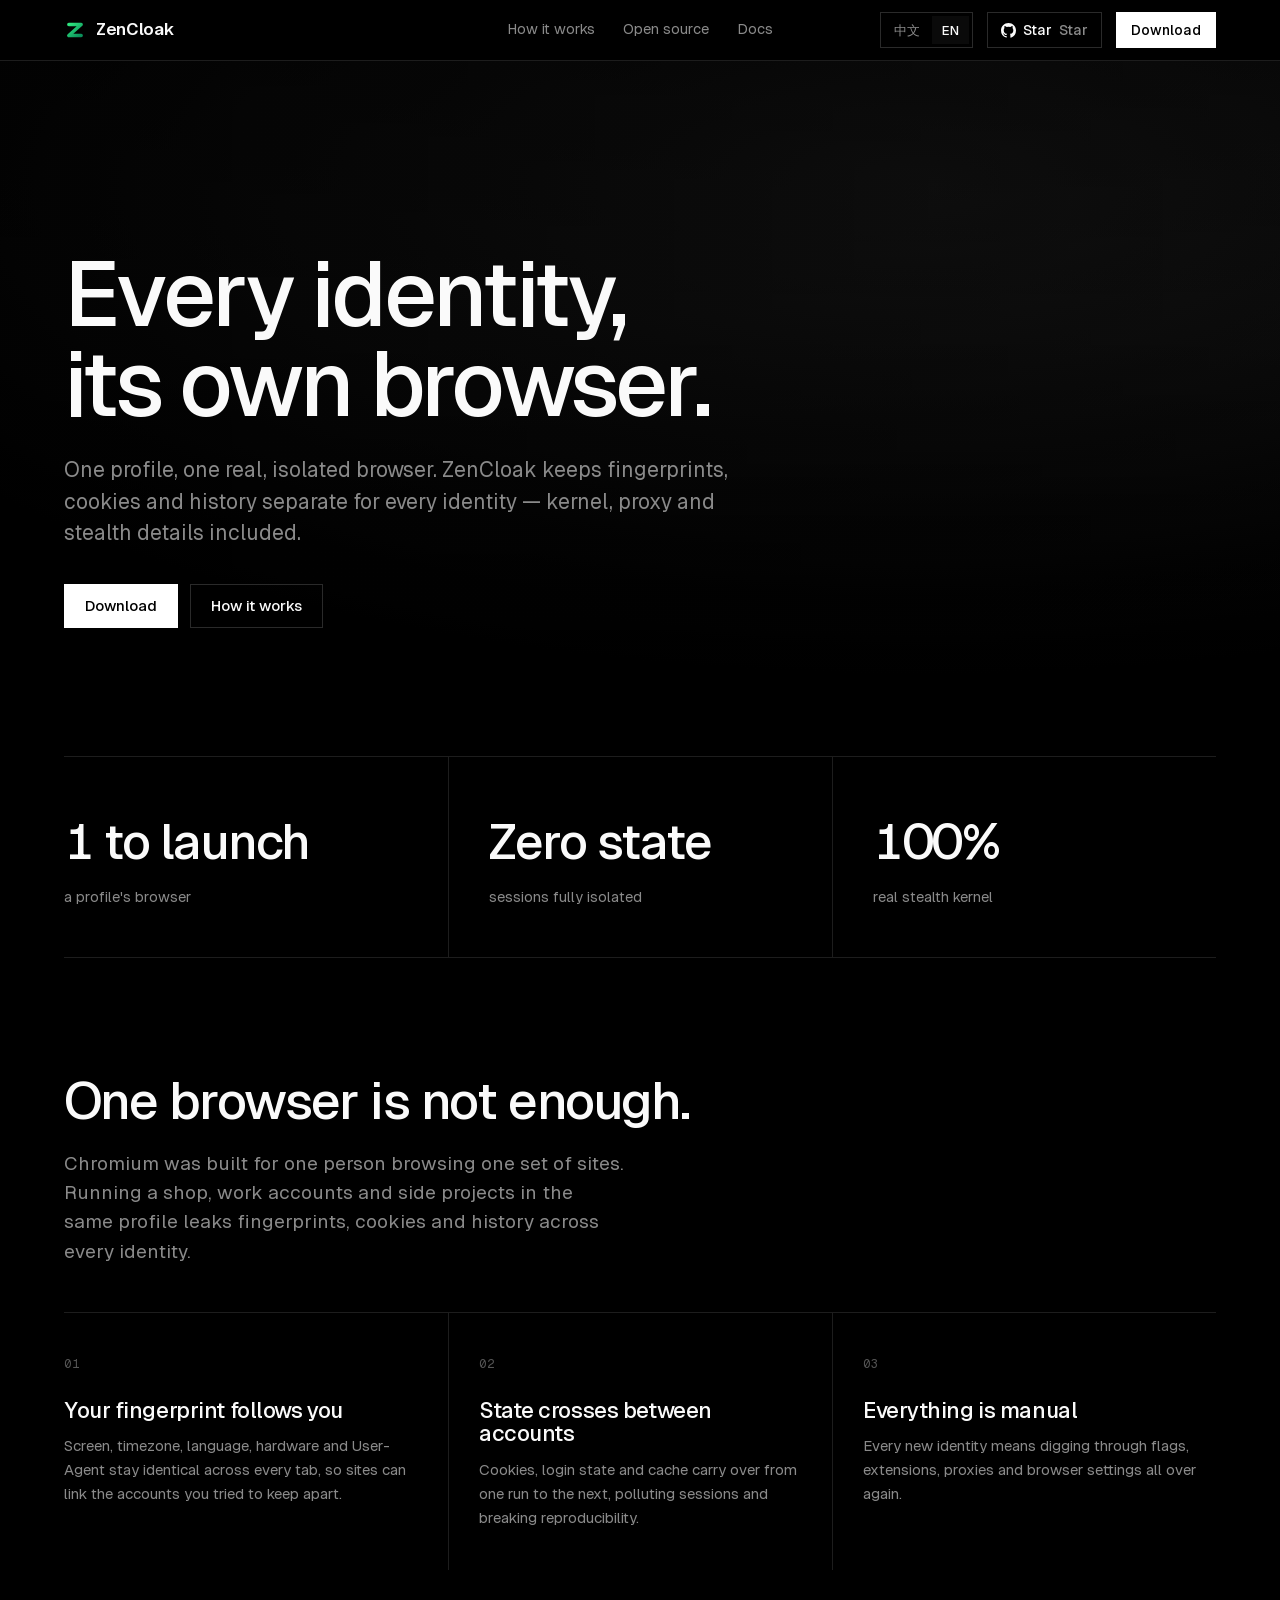
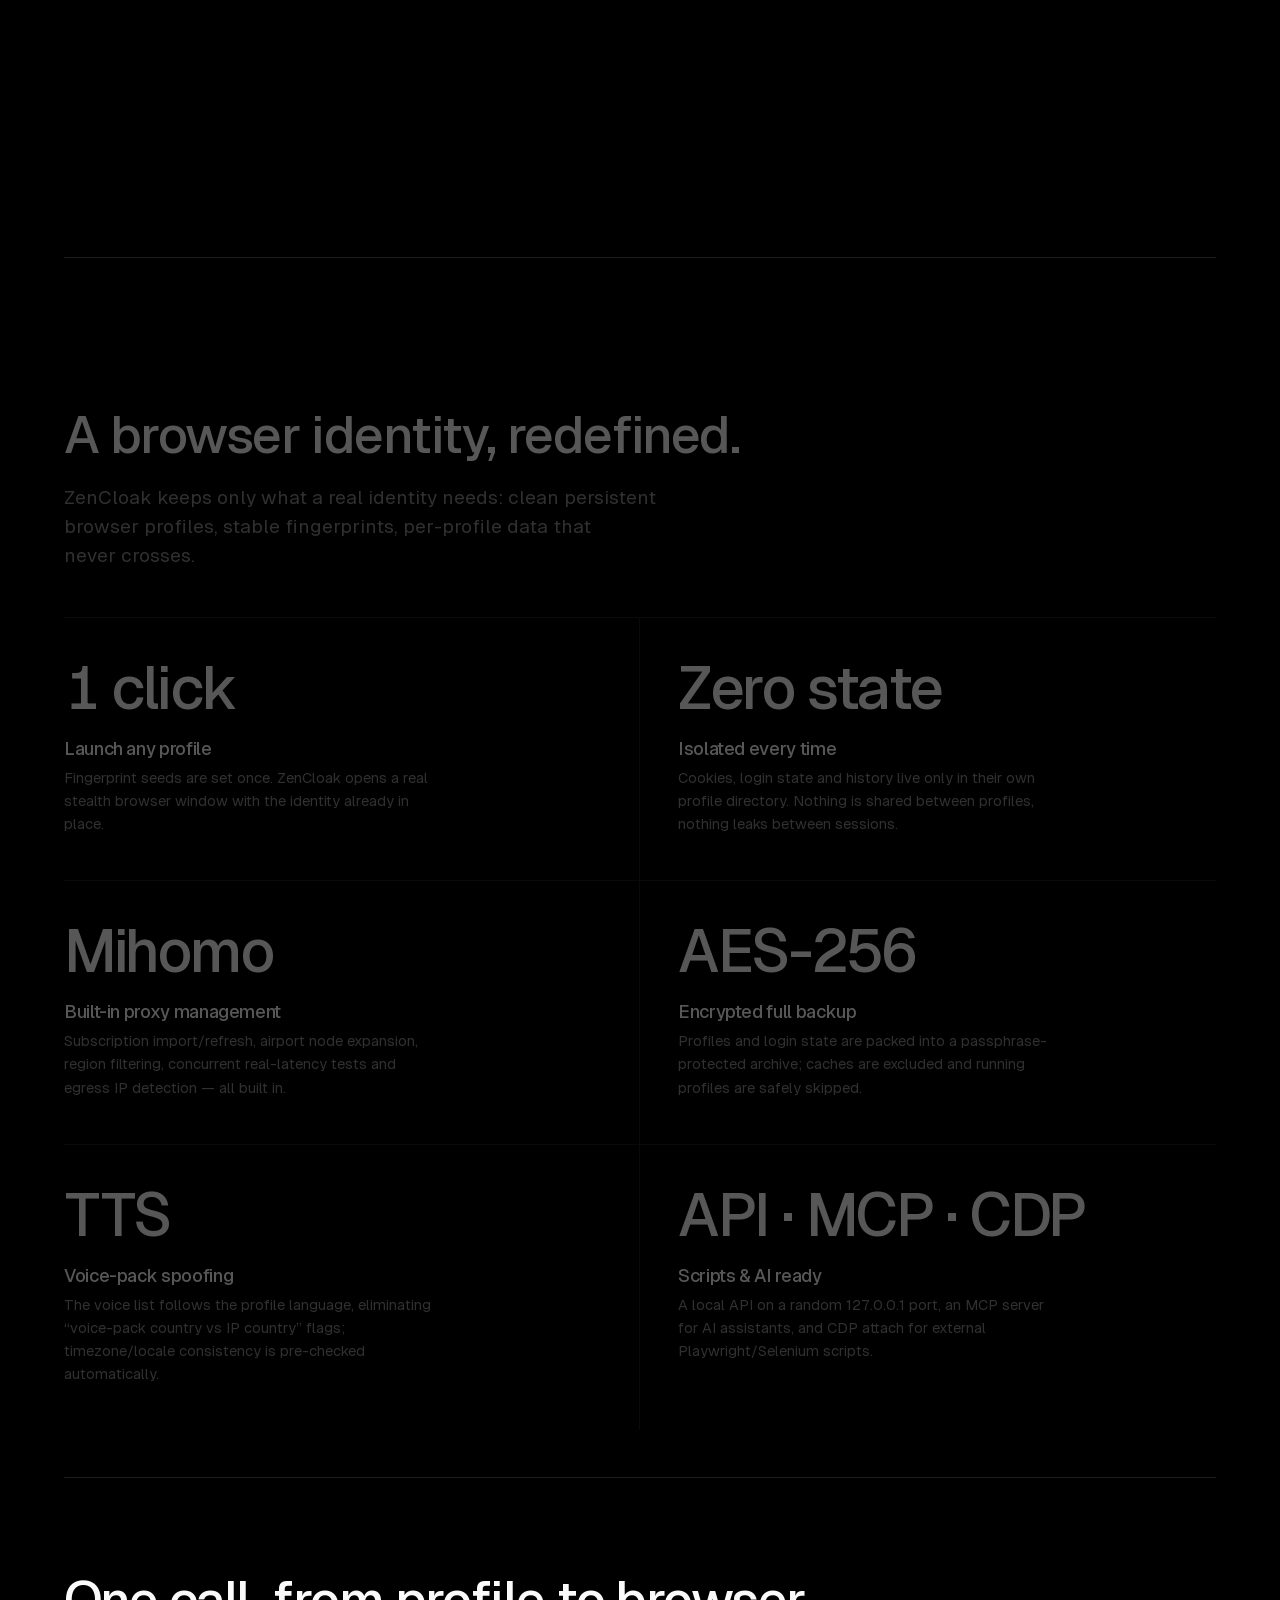
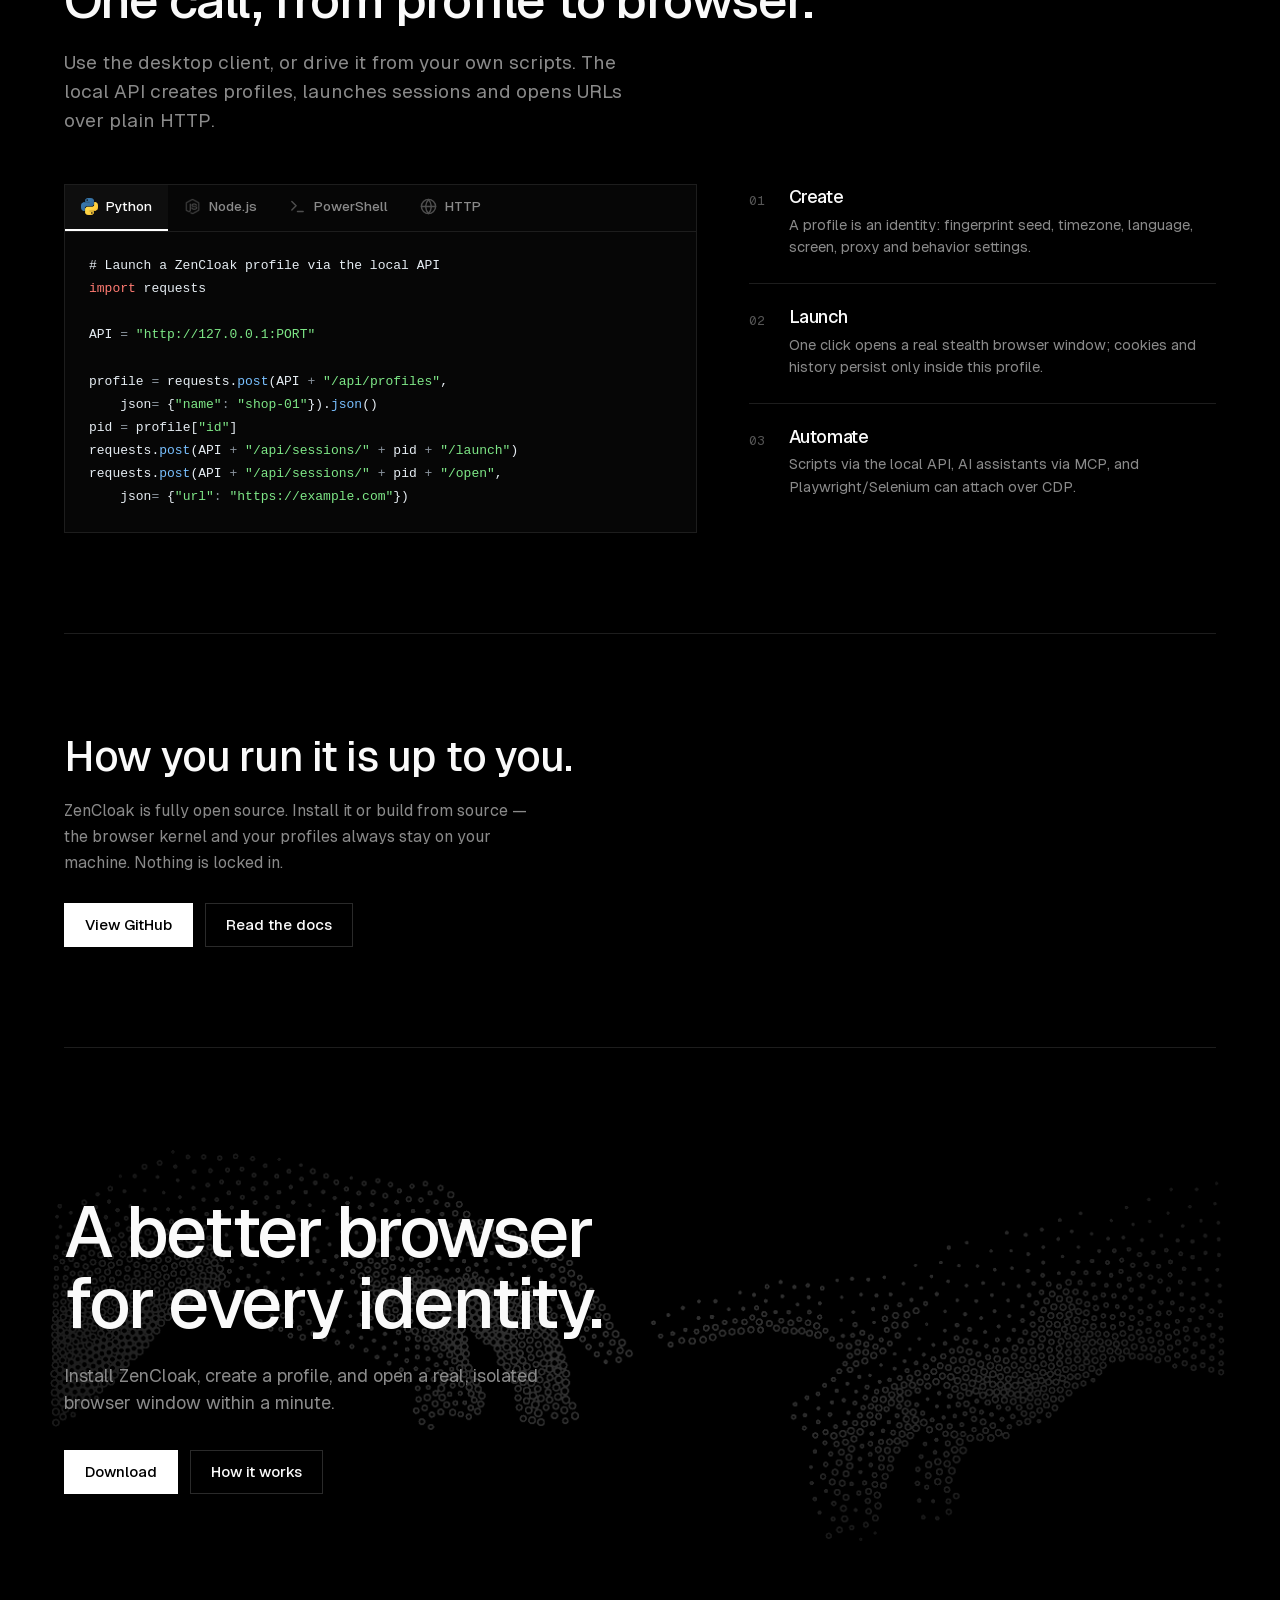
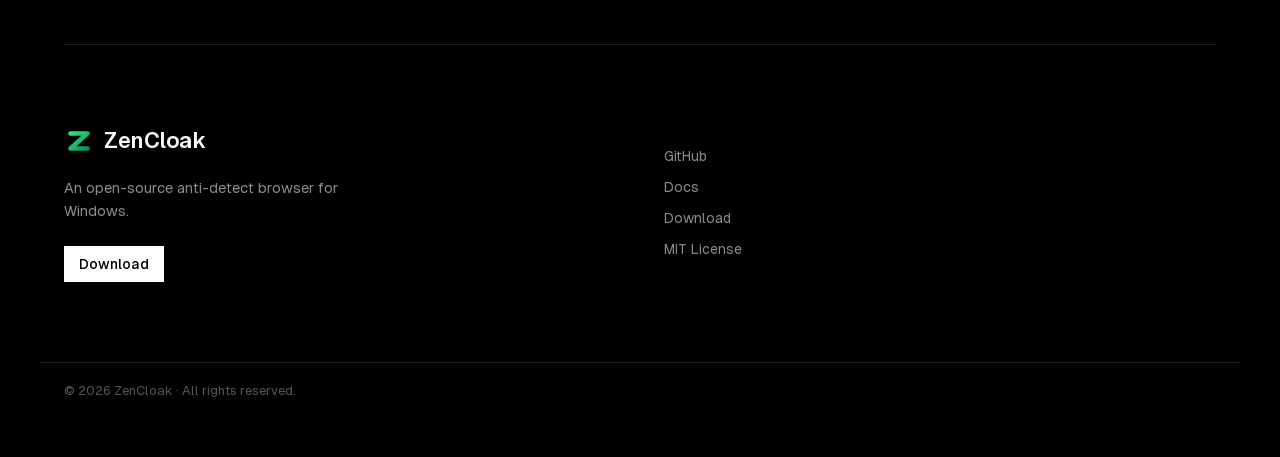
<file: site/index.html>
<!DOCTYPE html>
<html lang="zh-CN"><head>
<meta charset="UTF-8">
<meta name="viewport" content="width=device-width, initial-scale=1.0">
<title>ZenCloak · 每个身份都有自己的浏览器</title>
<meta name="description" content="ZenCloak 是一款基于 stealth Chromium 内核的开源指纹浏览器。一个档案，一个隔离的浏览器身份。">
<link rel="icon" href="favicon.ico" sizes="32x32">
<meta name="theme-color" content="#000000">
<link rel="stylesheet" href="styles.css">
<script src="i18n.js" defer></script>
</head>
<body>

<header class="nav">
  <div class="wrap nav-inner">
    <a class="brand" href="#top" aria-label="ZenCloak home">
      <img class="mark" src="assets/logo.svg" alt=""> ZenCloak
    </a>
    <nav class="nav-links">
      <a href="#how" data-i18n="nav-how">使用方式</a>
      <a href="#opensource" data-i18n="nav-opensource">开源</a>
      <a href="https://github.com/jiabirc6/ZenCloak#readme" data-i18n="nav-docs">文档</a>
    </nav>
    <div class="nav-right">
      <div class="lang-switch" role="group" aria-label="语言 / Language">
        <button class="lang-btn active" data-lang="zh" type="button">中文</button>
        <button class="lang-btn" data-lang="en" type="button">EN</button>
      </div>
      <a class="gh-pill" href="#opensource">
        <svg width="15" height="15" viewBox="0 0 16 16" fill="currentColor" aria-hidden="true"><path d="M8 0C3.58 0 0 3.58 0 8a8 8 0 0 0 5.47 7.59c.4.07.55-.17.55-.38v-1.34c-2.23.49-2.7-1.07-2.7-1.07-.36-.93-.89-1.18-.89-1.18-.73-.5.05-.49.05-.49.81.06 1.24.83 1.24.83.71 1.22 1.87.87 2.33.66.07-.52.28-.87.51-1.07-1.78-.2-3.64-.89-3.64-3.95 0-.87.31-1.59.82-2.15-.08-.2-.36-1.02.08-2.12 0 0 .67-.21 2.2.82a7.6 7.6 0 0 1 4 0c1.53-1.04 2.2-.82 2.2-.82.44 1.1.16 1.92.08 2.12.51.56.82 1.28.82 2.15 0 3.07-1.87 3.75-3.65 3.95.29.25.54.73.54 1.48v2.2c0 .21.15.46.55.38A8 8 0 0 0 16 8c0-4.42-3.58-8-8-8Z"></path></svg>
        <span class="star-text">Star</span>
        <span class="star" id="starCount">Star</span>
      </a>
      <a class="btn btn-primary btn-sm" data-i18n="btn-download" href="https://github.com/jiabirc6/ZenCloak/releases/latest">下载</a>
    </div>
    <button class="nav-toggle" id="navToggle" aria-label="Menu" aria-expanded="false"><span></span></button>
  </div>
</header>
<div class="mnav" id="mnav">
  <div class="lang-switch mnav-lang" role="group" aria-label="语言 / Language">
    <button class="lang-btn active" data-lang="zh" type="button">中文</button>
    <button class="lang-btn" data-lang="en" type="button">EN</button>
  </div>
  <a href="#how" data-i18n="nav-how">使用方式</a>
  <a href="#opensource" data-i18n="nav-opensource">开源</a>
  <a href="https://github.com/jiabirc6/ZenCloak#readme" data-i18n="nav-docs">文档</a>
  <div class="mcta"><a class="btn btn-primary" data-i18n="btn-download" href="https://github.com/jiabirc6/ZenCloak/releases/latest" style="width:100%;justify-content:center">下载</a></div>
</div>

<a id="top"></a>

<section class="hero">
  <video class="hero-video" autoplay="" muted="" loop="" playsinline="" webkit-playsinline="" preload="auto" disablepictureinpicture="">
    <source src="assets/hero-bg.mp4" type="video/mp4">
  </video>
  <div class="hero-veil"></div>
  <div class="hero-inner">
    <div class="hero-copy">
      <h1 class="reveal in" data-i18n-html="hero-h1">每个身份，<br>都有自己的浏览器。</h1>
      <p class="hero-sub reveal d1 in" data-i18n="hero-sub">一个档案，一个真实且隔离的浏览器。ZenCloak 为每个身份单独保存指纹、Cookie 和历史记录，内核、代理与隐身细节全部就位。</p>
      <div class="hero-actions reveal d2 in">
        <a class="btn btn-primary" data-i18n="btn-download" href="https://github.com/jiabirc6/ZenCloak/releases/latest">下载</a>
        <a class="btn btn-ghost" data-i18n="btn-how" href="#how">了解工作原理</a>
      </div>
    </div>
  </div>
</section>

<section class="statband">
  <div class="wrap stats">
    <div class="stat reveal in"><div class="num" data-count="1" data-suffix=" 次点击" data-i18n="stat1-num" data-i18n-suffix="stat1-suffix">1 次点击</div><div class="lbl" data-i18n="stat1-lbl">档案启动浏览器</div></div>
    <div class="stat reveal d1 in"><div class="num" data-i18n="stat2-num">零状态</div><div class="lbl" data-i18n="stat2-lbl">会话完全隔离</div></div>
    <div class="stat reveal d2 in"><div class="num" data-count="100" data-suffix="%">100%</div><div class="lbl" data-i18n="stat3-lbl">真实 stealth 内核</div></div>
  </div>
</section>

<div class="stack">

  <section class="section stack-panel" id="problem">
    <div class="panel-body">
      <div class="section-inner">
        <div class="sec-head">
          <h2 class="h-section reveal in" data-i18n="problem-h2">一个浏览器不够用。</h2>
          <p class="lead reveal d1 in" data-i18n="problem-lead">Chromium 是为一个人浏览一组网站而设计的。在同一个配置档案里同时打理店铺、工作账号和副业，指纹、Cookie 和历史会在每个身份之间互相泄漏。</p>
        </div>
        <div class="prob-grid">
          <div class="prob reveal in">
            <span class="idx">01</span>
            <h3 data-i18n="problem-1-h">指纹跟着你走</h3>
            <p data-i18n="problem-1-p">屏幕、时区、语言、硬件和 User-Agent 在每个标签页里都保持一致，网站因此能把你想分开的账号关联起来。</p>
          </div>
          <div class="prob reveal d1 in">
            <span class="idx">02</span>
            <h3 data-i18n="problem-2-h">状态在账号之间串扰</h3>
            <p data-i18n="problem-2-p">Cookie、登录态和缓存数据会从上一次运行带到下一次，污染会话，让结果无法复现。</p>
          </div>
          <div class="prob reveal d2 in">
            <span class="idx">03</span>
            <h3 data-i18n="problem-3-h">配置全靠手动</h3>
            <p data-i18n="problem-3-p">每次建立新身份都要翻遍 flags、扩展、代理和浏览器设置。</p>
          </div>
        </div>
      </div>
    </div>
  </section>

  <section class="section stack-panel" id="engine">
    <div class="panel-body">
      <div class="section-inner">
        <div class="sec-head">
          <h2 class="h-section reveal in" data-i18n="engine-h2">重新定义浏览器身份。</h2>
          <p class="lead reveal d1 in" data-i18n="engine-lead">ZenCloak 只保留真实身份需要的东西：干净且持久的浏览器档案、稳定的指纹、按档案隔离的数据，互不串扰。</p>
        </div>
        <div class="feat-grid">
          <div class="feat reveal in">
            <div class="metric" data-i18n="feat-1-m">1 次点击</div>
            <h3 data-i18n="feat-1-h">一键启动任意档案</h3>
            <p data-i18n="feat-1-p">指纹种子只需创建一次。ZenCloak 一键启动真实的 stealth 浏览器窗口，身份已经就位。</p>
          </div>
          <div class="feat reveal d1 in">
            <div class="metric" data-i18n="feat-2-m">零状态</div>
            <h3 data-i18n="feat-2-h">每次彻底隔离</h3>
            <p data-i18n="feat-2-p">Cookie、登录态和历史只存在于各自档案目录。档案之间不共享任何东西，会话之间不泄漏任何数据。</p>
          </div>
          <div class="feat reveal in">
            <div class="metric">Mihomo</div>
            <h3 data-i18n="feat-3-h">内置代理管理</h3>
            <p data-i18n="feat-3-p">订阅导入 / 刷新、机场节点自动展开、按地区筛选、并发真实延迟测速与出口 IP 检测，全部内置。</p>
          </div>
          <div class="feat reveal d1 in">
            <div class="metric">AES-256</div>
            <h3 data-i18n="feat-4-h">加密全量备份</h3>
            <p data-i18n="feat-4-p">档案与登录态打包为口令加密的压缩包，缓存自动排除，运行中的档案安全跳过。</p>
          </div>
          <div class="feat reveal in">
            <div class="metric">TTS</div>
            <h3 data-i18n="feat-5-h">语音包伪装</h3>
            <p data-i18n="feat-5-p">语音列表随档案语言走，消除「语音包国家 ↔ IP 国家」检测异常；时区 / 语言一致性自动预检。</p>
          </div>
          <div class="feat reveal d1 in">
            <div class="metric">API · MCP · CDP</div>
            <h3 data-i18n="feat-6-h">脚本与 AI 全接入</h3>
            <p data-i18n="feat-6-p">本地 API 只监听 127.0.0.1 随机端口；MCP Server 供 AI 助手直接操控；CDP attach 供外部 Playwright / Selenium 脚本接入。</p>
          </div>
        </div>
      </div>
    </div>
  </section>

</div>

<section class="section" id="how">
  <div class="section-inner">
    <div class="sec-head">
      <h2 class="h-section reveal in" data-i18n="how-h2">一次调用，从档案到浏览器。</h2>
      <p class="lead reveal d1 in" data-i18n="how-lead">继续用桌面客户端，或者用自己的脚本驱动。本地 API 通过普通 HTTP 创建档案、启动会话、打开网址。</p>
    </div>
    <div class="how">
      <div class="code-panel reveal in">
        <div class="code-tabs" role="tablist">
          <button class="code-tab active" data-lang="py" role="tab"><img src="assets/tech/python.png" alt="">Python</button>
          <button class="code-tab" data-lang="js" role="tab"><img src="assets/tech/node.png" alt="">Node.js</button>
          <button class="code-tab" data-lang="pwsh" role="tab"><svg width="17" height="17" viewBox="0 0 24 24" fill="none" stroke="currentColor" stroke-width="2" stroke-linecap="round" stroke-linejoin="round" aria-hidden="true"><polyline points="4 17 10 11 4 5"></polyline><line x1="12" y1="19" x2="20" y2="19"></line></svg>PowerShell</button>
          <button class="code-tab" data-lang="http" role="tab"><svg width="17" height="17" viewBox="0 0 24 24" fill="none" stroke="currentColor" stroke-width="2" stroke-linecap="round" stroke-linejoin="round" aria-hidden="true"><circle cx="12" cy="12" r="10"></circle><line x1="2" y1="12" x2="22" y2="12"></line><path d="M12 2a15.3 15.3 0 0 1 4 10 15.3 15.3 0 0 1-4 10 15.3 15.3 0 0 1-4-10 15.3 15.3 0 0 1 4-10z"></path></svg>HTTP</button>
        </div>
        <div class="code-body" id="codeBody"><pre></pre></div>
      </div>
      <div class="steps reveal d1 in">
        <div class="step">
          <span class="sidx">01</span>
          <div><h3 data-i18n="step-1-h">创建</h3><p data-i18n="step-1-p">一个档案就是一个身份：指纹种子、时区、语言、屏幕、代理和行为设置。</p></div>
        </div>
        <div class="step">
          <span class="sidx">02</span>
          <div><h3 data-i18n="step-2-h">启动</h3><p data-i18n="step-2-p">一键打开真实 stealth 浏览器窗口，Cookie 和历史只持久化在这个档案内。</p></div>
        </div>
        <div class="step">
          <span class="sidx">03</span>
          <div><h3 data-i18n="step-3-h">自动化</h3><p data-i18n="step-3-p">本地 API 驱动脚本，MCP Server 接入 AI 助手，CDP attach 供 Playwright / Selenium 直接操控。</p></div>
        </div>
      </div>
    </div>
  </div>
</section>

<section class="section" id="opensource">
  <div class="section-inner">
    <div class="oss oss-single">
      <div class="reveal in">
        <h2 data-i18n="oss-h2">想怎么跑，你说了算。</h2>
        <p data-i18n="oss-p">ZenCloak 完全开源。下载安装包或从源码构建都行，浏览器内核和你的档案始终留在本机，没有锁定。</p>
        <div class="oss-actions">
          <a class="btn btn-primary" data-i18n="oss-github" href="https://github.com/jiabirc6/ZenCloak">
            <svg width="16" height="16" viewBox="0 0 16 16" fill="currentColor" aria-hidden="true"><path d="M8 0C3.58 0 0 3.58 0 8a8 8 0 0 0 5.47 7.59c.4.07.55-.17.55-.38v-1.34c-2.23.49-2.7-1.07-2.7-1.07-.36-.93-.89-1.18-.89-1.18-.73-.5.05-.49.05-.49.81.06 1.24.83 1.24.83.71 1.22 1.87.87 2.33.66.07-.52.28-.87.51-1.07-1.78-.2-3.64-.89-3.64-3.95 0-.87.31-1.59.82-2.15-.08-.2-.36-1.02.08-2.12 0 0 .67-.21 2.2.82a7.6 7.6 0 0 1 4 0c1.53-1.04 2.2-.82 2.2-.82.44 1.1.16 1.92.08 2.12.51.56.82 1.28.82 2.15 0 3.07-1.87 3.75-3.65 3.95.29.25.54.73.54 1.48v2.2c0 .21.15.46.55.38A8 8 0 0 0 16 8c0-4.42-3.58-8-8-8Z"></path></svg>
            查看 GitHub
          </a>
          <a class="btn btn-ghost" data-i18n="oss-docs" href="https://github.com/jiabirc6/ZenCloak#readme">阅读文档</a>
        </div>
      </div>
    </div>
  </div>
</section>

<section class="cta" id="cta">
  <div class="cta-hands"><img src="assets/dot-matrix-hands.png" alt=""></div>
  <div class="cta-mask"></div>
  <div class="cta-inner">
    <div class="cta-copy">
      <h2 class="reveal in" data-i18n-html="cta-h2">给每个身份一个<br>更好的浏览器。</h2>
      <p class="reveal d1 in" data-i18n="cta-p">下载 ZenCloak，创建档案，一分钟后就能打开真实、隔离的浏览器窗口。</p>
      <div class="cta-actions reveal d2 in">
        <a class="btn btn-primary" data-i18n="btn-download" href="https://github.com/jiabirc6/ZenCloak/releases/latest">下载</a>
        <a class="btn btn-ghost" data-i18n="btn-how" href="#how">了解工作原理</a>
      </div>
    </div>
  </div>
</section>

<footer class="footer">
  <div class="footer-inner">
    <div class="footer-brand">
      <a class="brand brand-lg" href="#top"><img class="mark" src="assets/logo.svg" alt=""> ZenCloak</a>
      <p class="tagline" data-i18n="footer-tagline">Windows 上的开源指纹浏览器。</p>
      <div class="footer-cta"><a class="btn btn-primary btn-sm" data-i18n="btn-download" href="https://github.com/jiabirc6/ZenCloak/releases/latest">下载</a></div>
    </div>
    <div class="footer-links">
      <a href="https://github.com/jiabirc6/ZenCloak" data-i18n="footer-github">GitHub</a>
      <a href="https://github.com/jiabirc6/ZenCloak#readme" data-i18n="nav-docs">文档</a>
      <a href="https://github.com/jiabirc6/ZenCloak/releases/latest" data-i18n="btn-download">下载</a>
      <a href="https://github.com/jiabirc6/ZenCloak/blob/main/LICENSE" data-i18n="footer-license">MIT 许可</a>
    </div>
  </div>
  <div class="footer-base">
    <span data-i18n="footer-rights">© 2026 ZenCloak · 保留所有权利。</span>
  </div>
</footer>

<script src="app.js"></script>

</body></html>
</file>
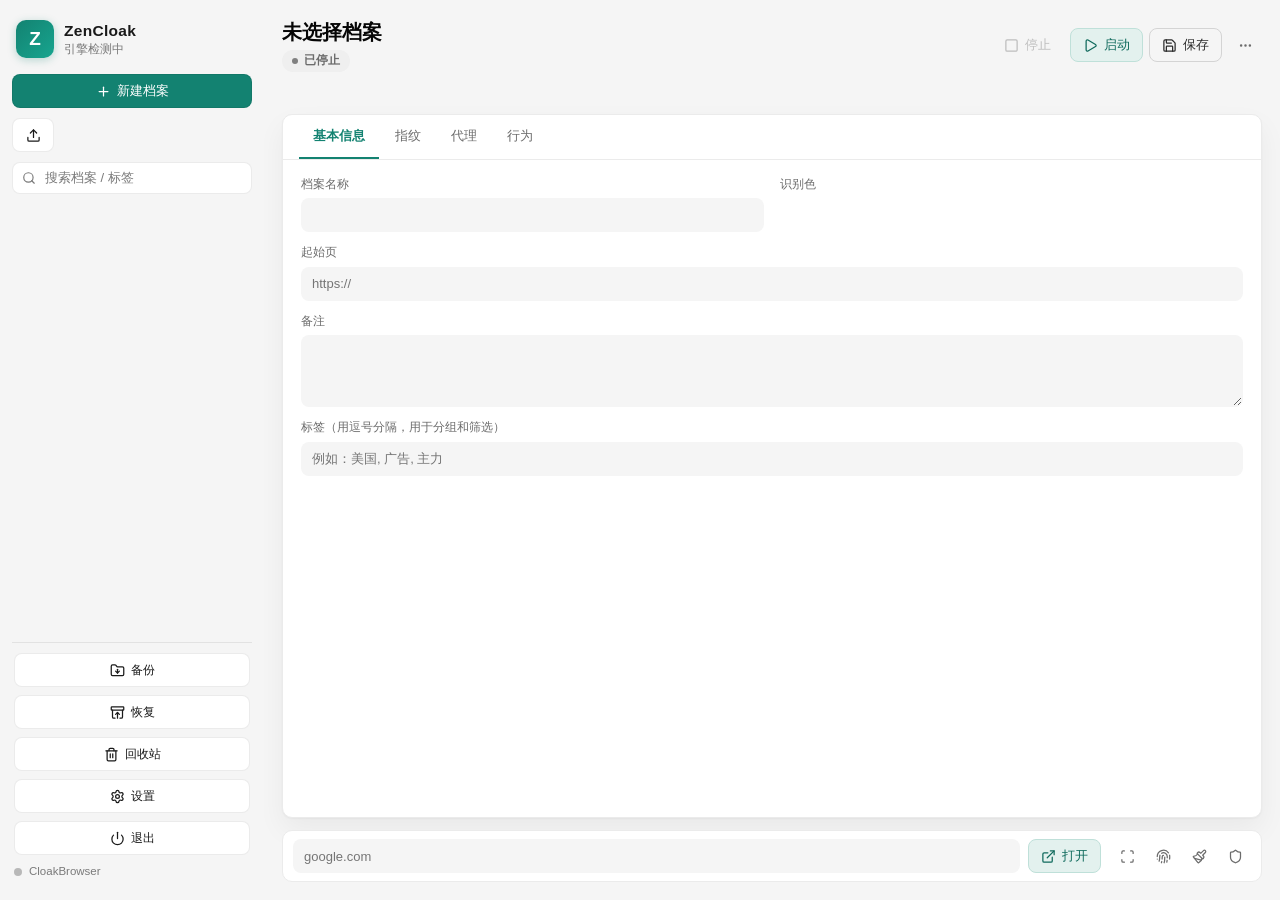
<file: src/zencloak/ui/index.html>
<!doctype html>
<html lang="zh-CN">
<head>
  <meta charset="utf-8">
  <meta name="viewport" content="width=device-width, initial-scale=1">
  <title>ZenCloak</title>
  <link rel="stylesheet" href="styles.css">
  <script>
    // Set the theme before the first paint. app.js does the same on init, but
    // it is deferred, so without this the default (dark) palette would flash
    // briefly for anyone on the light theme.
    (function () {
      try {
        var choice = localStorage.getItem("zencloak_theme") || "light";
        var dark = window.matchMedia("(prefers-color-scheme: dark)").matches;
        var resolved = choice === "system" ? (dark ? "dark" : "light") : choice;
        document.documentElement.dataset.theme = resolved;
        document.documentElement.dataset.themePref = choice;
      } catch (e) {
        document.documentElement.dataset.theme = "light";
      }
    })();
  </script>
  <script src="vendor/lucide.min.js" defer></script>
  <script src="app.js" defer></script>
  <script src="file-mode.js" defer></script>
  <script src="url-opener.js" defer></script>
</head>
<body>
  <div class="app">
    <aside class="sidebar">
      <div class="brand">
        <div class="brand-mark">Z</div>
        <div class="brand-text">
          <strong>ZenCloak</strong>
          <span id="engineLabel">引擎检测中</span>
        </div>
      </div>
      <button id="newProfileBtn" class="btn primary">
        <i data-lucide="plus"></i>新建档案
      </button>
      <div class="sidebar-actions">
        <button id="importProfileBtn" class="btn" title="导入档案" type="button">
          <i data-lucide="upload"></i>
        </button>
      </div>
      <input id="importFile" type="file" accept=".json,application/json" hidden>
      <input id="cookieFile" type="file" accept=".txt,.json,text/plain,application/json" hidden>
      <div class="sidebar-search">
        <i data-lucide="search"></i>
        <input id="profileSearch" type="search" placeholder="搜索档案 / 标签" autocomplete="off">
      </div>
      <div id="tagFilter" class="tag-filter" hidden></div>
      <nav id="profileList" class="profile-list" aria-label="指纹档案"></nav>
      <div class="sidebar-foot">
        <button id="backupBtn" class="btn foot-btn" type="button" title="加密备份全部档案">
          <i data-lucide="folder-down"></i>备份
        </button>
        <button id="restoreBtn" class="btn foot-btn" type="button" title="从加密备份恢复">
          <i data-lucide="archive-restore"></i>恢复
        </button>
        <button id="recycleBinBtn" class="btn foot-btn" type="button">
          <i data-lucide="trash-2"></i>回收站
        </button>
        <button id="settingsBtn" class="btn foot-btn" type="button" title="外观与偏好设置">
          <i data-lucide="settings"></i>设置
        </button>
        <button id="quitBtn" class="btn foot-btn" type="button">
          <i data-lucide="power"></i>退出
        </button>
        <input id="backupFile" type="file" accept=".zip,application/zip" hidden>
        <div class="engine-row">
          <span id="engineDot" class="dot"></span>
          <span id="engineVersion">CloakBrowser</span>
        </div>
      </div>
    </aside>

    <main class="main">
      <header class="toolbar">
        <div class="title-block">
          <h1 id="profileTitle">未选择档案</h1>
          <div class="status-row">
            <span id="statusBadge" class="badge stopped">已停止</span>
            <span id="statusTime"></span>
          </div>
        </div>
        <div class="toolbar-actions">
          <button id="stopBtn" class="btn" title="停止当前档案" disabled><i data-lucide="square"></i>停止</button>
          <button id="launchBtn" class="btn primary" title="启动当前档案"><i data-lucide="play"></i>启动</button>
          <button id="saveBtn" class="btn dark" title="保存当前档案"><i data-lucide="save"></i>保存</button>
          <div class="more-menu">
            <button id="moreBtn" class="btn icon" title="更多操作" type="button" aria-haspopup="menu" aria-expanded="false">
              <i data-lucide="more-horizontal"></i>
            </button>
            <div id="moreMenu" class="menu" role="menu" hidden>
              <button id="duplicateBtn" class="menu-item" role="menuitem" disabled><i data-lucide="copy"></i>复制档案</button>
              <button id="exportBtn" class="menu-item" role="menuitem" disabled><i data-lucide="download"></i>导出档案</button>
              <button id="downloadsBtn" class="menu-item" role="menuitem" disabled><i data-lucide="folder-open"></i>下载目录</button>
              <button id="healthBtn" class="menu-item" role="menuitem" disabled><i data-lucide="activity"></i>指纹体检</button>
              <div class="menu-sep"></div>
              <button id="batchLaunchBtn" class="menu-item" role="menuitem" disabled><i data-lucide="play"></i>批量启动所选</button>
              <button id="batchStopBtn" class="menu-item" role="menuitem" disabled><i data-lucide="square"></i>批量停止所选</button>
              <div class="menu-sep"></div>
              <button id="deleteBtn" class="menu-item danger" role="menuitem"><i data-lucide="trash-2"></i>删除档案</button>
            </div>
          </div>
        </div>
      </header>

      <div id="consistencyBanner" class="consistency-banner" hidden></div>

      <section id="recycleView" class="recycle-view" hidden>
        <div class="recycle-head">
          <h2>回收站</h2>
          <button id="recycleBackBtn" class="btn" type="button"><i data-lucide="arrow-left"></i>返回</button>
        </div>
        <div id="recycleList" class="recycle-list"></div>
      </section>

      <section class="panel">
        <div class="tabs" role="tablist">
          <button class="tab active" data-tab="basic" role="tab" aria-selected="true">基本信息</button>
          <button class="tab" data-tab="fingerprint" role="tab" aria-selected="false">指纹</button>
          <button class="tab" data-tab="proxy" role="tab" aria-selected="false">代理</button>
          <button class="tab" data-tab="behavior" role="tab" aria-selected="false">行为</button>
        </div>
        <form id="profileForm" class="form">
          <div class="view active" data-view="basic">
            <div class="field">
              <label for="name">档案名称</label>
              <input id="name" type="text" maxlength="32" required>
            </div>
            <div class="field">
              <label>识别色</label>
              <div id="colorPicker" class="colors"></div>
            </div>
            <div class="field full">
              <label for="startUrl">起始页</label>
              <input id="startUrl" type="url" placeholder="https://">
            </div>
            <div class="field full">
              <label for="notes">备注</label>
              <textarea id="notes"></textarea>
            </div>
            <div class="field full">
              <label for="tags">标签（用逗号分隔，用于分组和筛选）</label>
              <input id="tags" type="text" placeholder="例如：美国, 广告, 主力">
            </div>
          </div>

          <div class="view" data-view="fingerprint">
            <div class="field">
              <label for="kernel">浏览器内核</label>
              <select id="kernel">
                <option value="cloak">CloakBrowser（默认 · Chromium stealth）</option>
                <option value="camoufox">Camoufox（实验性 · Firefox stealth）</option>
                <option value="chromium">标准 Chromium（无隐身 · 保底）</option>
              </select>
            </div>
            <div class="field">
              <label for="seed">指纹种子</label>
              <input id="seed" type="number" min="10000" max="99999" step="1">
            </div>
            <div class="field">
              <label for="timezone">时区</label>
              <select id="timezone">
                <optgroup label="亚洲">
                  <option value="Asia/Shanghai">Asia/Shanghai（中国大陆）</option>
                  <option value="Asia/Taipei">Asia/Taipei（中国台湾）</option>
                  <option value="Asia/Hong_Kong">Asia/Hong_Kong（中国香港）</option>
                  <option value="Asia/Singapore">Asia/Singapore（新加坡）</option>
                  <option value="Asia/Kuala_Lumpur">Asia/Kuala_Lumpur（马来西亚）</option>
                  <option value="Asia/Jakarta">Asia/Jakarta（印尼）</option>
                  <option value="Asia/Manila">Asia/Manila（菲律宾）</option>
                  <option value="Asia/Bangkok">Asia/Bangkok（泰国）</option>
                  <option value="Asia/Ho_Chi_Minh">Asia/Ho_Chi_Minh（越南）</option>
                  <option value="Asia/Tokyo">Asia/Tokyo（日本）</option>
                  <option value="Asia/Seoul">Asia/Seoul（韩国）</option>
                  <option value="Asia/Kolkata">Asia/Kolkata（印度）</option>
                  <option value="Asia/Dubai">Asia/Dubai（迪拜）</option>
                  <option value="Asia/Riyadh">Asia/Riyadh（沙特）</option>
                </optgroup>
                <optgroup label="欧洲">
                  <option value="Europe/London">Europe/London（英国）</option>
                  <option value="Europe/Dublin">Europe/Dublin（爱尔兰）</option>
                  <option value="Europe/Lisbon">Europe/Lisbon（葡萄牙）</option>
                  <option value="Europe/Madrid">Europe/Madrid（西班牙）</option>
                  <option value="Europe/Paris">Europe/Paris（法国）</option>
                  <option value="Europe/Brussels">Europe/Brussels（比利时）</option>
                  <option value="Europe/Amsterdam">Europe/Amsterdam（荷兰）</option>
                  <option value="Europe/Berlin">Europe/Berlin（德国）</option>
                  <option value="Europe/Zurich">Europe/Zurich（瑞士）</option>
                  <option value="Europe/Rome">Europe/Rome（意大利）</option>
                  <option value="Europe/Vienna">Europe/Vienna（奥地利）</option>
                  <option value="Europe/Warsaw">Europe/Warsaw（波兰）</option>
                  <option value="Europe/Prague">Europe/Prague（捷克）</option>
                  <option value="Europe/Budapest">Europe/Budapest（匈牙利）</option>
                  <option value="Europe/Stockholm">Europe/Stockholm（瑞典）</option>
                  <option value="Europe/Oslo">Europe/Oslo（挪威）</option>
                  <option value="Europe/Copenhagen">Europe/Copenhagen（丹麦）</option>
                  <option value="Europe/Helsinki">Europe/Helsinki（芬兰）</option>
                  <option value="Europe/Athens">Europe/Athens（希腊）</option>
                  <option value="Europe/Kyiv">Europe/Kyiv（乌克兰）</option>
                  <option value="Europe/Moscow">Europe/Moscow（俄罗斯）</option>
                  <option value="Europe/Istanbul">Europe/Istanbul（土耳其）</option>
                </optgroup>
                <optgroup label="北美">
                  <option value="America/New_York">America/New_York（美东）</option>
                  <option value="America/Toronto">America/Toronto（多伦多）</option>
                  <option value="America/Chicago">America/Chicago（美中）</option>
                  <option value="America/Denver">America/Denver（山地）</option>
                  <option value="America/Los_Angeles">America/Los_Angeles（美西）</option>
                  <option value="America/Vancouver">America/Vancouver（温哥华）</option>
                  <option value="America/Mexico_City">America/Mexico_City（墨西哥城）</option>
                </optgroup>
                <optgroup label="南美">
                  <option value="America/Bogota">America/Bogota（波哥大）</option>
                  <option value="America/Lima">America/Lima（利马）</option>
                  <option value="America/Santiago">America/Santiago（圣地亚哥）</option>
                  <option value="America/Sao_Paulo">America/Sao_Paulo（圣保罗）</option>
                  <option value="America/Buenos_Aires">America/Buenos_Aires（布宜诺斯艾利斯）</option>
                </optgroup>
                <optgroup label="大洋洲">
                  <option value="Australia/Perth">Australia/Perth（珀斯）</option>
                  <option value="Australia/Brisbane">Australia/Brisbane（布里斯班）</option>
                  <option value="Australia/Sydney">Australia/Sydney（悉尼）</option>
                  <option value="Australia/Melbourne">Australia/Melbourne（墨尔本）</option>
                  <option value="Pacific/Auckland">Pacific/Auckland（奥克兰）</option>
                </optgroup>
                <optgroup label="非洲">
                  <option value="Africa/Cairo">Africa/Cairo（开罗）</option>
                  <option value="Africa/Lagos">Africa/Lagos（拉各斯）</option>
                  <option value="Africa/Johannesburg">Africa/Johannesburg（约翰内斯堡）</option>
                </optgroup>
              </select>
            </div>
            <div class="field">
              <label for="locale">语言</label>
              <select id="locale">
                <optgroup label="中文">
                  <option value="zh-CN">zh-CN（简体·中国大陆）</option>
                  <option value="zh-TW">zh-TW（繁体·台湾）</option>
                  <option value="zh-HK">zh-HK（繁体·香港）</option>
                  <option value="zh-SG">zh-SG（简体·新加坡）</option>
                </optgroup>
                <optgroup label="英语">
                  <option value="en-US">en-US（美国）</option>
                  <option value="en-GB">en-GB（英国）</option>
                  <option value="en-CA">en-CA（加拿大）</option>
                  <option value="en-AU">en-AU（澳大利亚）</option>
                  <option value="en-NZ">en-NZ（新西兰）</option>
                  <option value="en-IE">en-IE（爱尔兰）</option>
                  <option value="en-IN">en-IN（印度）</option>
                  <option value="en-SG">en-SG（新加坡）</option>
                </optgroup>
                <optgroup label="亚洲">
                  <option value="ja-JP">ja-JP（日语）</option>
                  <option value="ko-KR">ko-KR（韩语）</option>
                  <option value="th-TH">th-TH（泰语）</option>
                  <option value="vi-VN">vi-VN（越南语）</option>
                  <option value="id-ID">id-ID（印尼语）</option>
                  <option value="ms-MY">ms-MY（马来语）</option>
                  <option value="fil-PH">fil-PH（菲律宾语）</option>
                </optgroup>
                <optgroup label="欧洲">
                  <option value="de-DE">de-DE（德语）</option>
                  <option value="fr-FR">fr-FR（法语）</option>
                  <option value="es-ES">es-ES（西班牙语·西班牙）</option>
                  <option value="es-MX">es-MX（西班牙语·墨西哥）</option>
                  <option value="pt-BR">pt-BR（葡萄牙语·巴西）</option>
                  <option value="pt-PT">pt-PT（葡萄牙语·葡萄牙）</option>
                  <option value="it-IT">it-IT（意大利语）</option>
                  <option value="nl-NL">nl-NL（荷兰语）</option>
                  <option value="pl-PL">pl-PL（波兰语）</option>
                  <option value="cs-CZ">cs-CZ（捷克语）</option>
                  <option value="sv-SE">sv-SE（瑞典语）</option>
                  <option value="da-DK">da-DK（丹麦语）</option>
                  <option value="fi-FI">fi-FI（芬兰语）</option>
                  <option value="el-GR">el-GR（希腊语）</option>
                  <option value="ru-RU">ru-RU（俄语）</option>
                  <option value="uk-UA">uk-UA（乌克兰语）</option>
                  <option value="tr-TR">tr-TR（土耳其语）</option>
                </optgroup>
                <optgroup label="中东">
                  <option value="ar-SA">ar-SA（阿拉伯语·沙特）</option>
                  <option value="ar-EG">ar-EG（阿拉伯语·埃及）</option>
                  <option value="he-IL">he-IL（希伯来语）</option>
                </optgroup>
              </select>
            </div>
            <div class="field">
              <label for="screen">屏幕</label>
              <select id="screen">
                <option value="1366x768">1366 x 768</option>
                <option value="1440x900">1440 x 900</option>
                <option value="1536x864">1536 x 864</option>
                <option value="1920x1080">1920 x 1080</option>
                <option value="2560x1440">2560 x 1440</option>
              </select>
            </div>
            <div class="field">
              <label for="hardwareConcurrency">CPU 核数</label>
              <select id="hardwareConcurrency">
                <option value="2">2</option>
                <option value="4">4</option>
                <option value="8">8</option>
                <option value="12">12</option>
                <option value="16">16</option>
              </select>
            </div>
            <div class="field">
              <label for="deviceMemory">设备内存</label>
              <select id="deviceMemory">
                <option value="4">4 GB</option>
                <option value="8">8 GB</option>
                <option value="16">16 GB</option>
                <option value="32">32 GB</option>
              </select>
            </div>
            <div class="field full">
              <label for="userAgent">User-Agent</label>
              <input id="userAgent" type="text" placeholder="留空使用默认">
            </div>
          </div>

          <div class="view" data-view="proxy">
            <div class="field full toggle-field">
              <label class="toggle">
                <input id="proxyBuiltin" type="checkbox">
                <span>启用内置 Mihomo 代理</span>
              </label>
            </div>
            <div class="field full toggle-field">
              <label class="toggle">
                <input id="cnDirect" type="checkbox">
                <span>国内网站直连（淘宝/京东/腾讯系等走本机网络，其余走代理节点）</span>
              </label>
            </div>
            <div id="builtinProxySection">
              <div class="field full">
                <label for="proxyImportUrl">订阅地址</label>
                <div class="inline-row">
                  <input id="proxyImportUrl" type="url" placeholder="https://example.com/config.yaml">
                  <button id="proxyImportBtn" class="btn" type="button">导入订阅</button>
                </div>
              </div>
              <div class="field full">
                <label for="proxySubscription">订阅</label>
                <div class="inline-row">
                  <select id="proxySubscription"></select>
                  <button id="proxyRefreshBtn" class="btn" type="button" title="重新拉取机场节点">
                    <i data-lucide="refresh-cw"></i>刷新
                  </button>
                  <button id="proxyDeleteBtn" class="btn danger" type="button" title="删除当前订阅">
                    <i data-lucide="trash-2"></i>
                  </button>
                </div>
              </div>
              <div class="field">
                <label for="proxyRegion">地区</label>
                <select id="proxyRegion">
                  <option value="">全部地区</option>
                </select>
              </div>
              <div class="field">
                <label for="proxyNodeTrigger">出口节点</label>
                <div class="node-select">
                  <button type="button" id="proxyNodeTrigger" class="node-trigger" disabled>
                    <span class="node-name">选择节点</span>
                  </button>
                  <div id="proxyNodeList" class="node-list" hidden></div>
                </div>
              </div>
              <div class="field full">
                <button id="proxyTestBtn" class="btn" type="button" title="选了地区则测该地区全部节点，否则只测当前节点">
                  <i data-lucide="gauge"></i>测速
                </button>
                <span id="proxyStatusText" class="muted"></span>
              </div>
            </div>
            <div id="manualProxySection">
              <div class="field full toggle-field">
                <label class="toggle">
                  <input id="proxyEnabled" type="checkbox">
                  <span>启用手动代理（HTTP / SOCKS5）</span>
                </label>
              </div>
              <div class="field">
                <label for="proxyType">代理协议</label>
                <select id="proxyType">
                  <option value="http">HTTP</option>
                  <option value="socks5">SOCKS5</option>
                </select>
              </div>
              <div class="field">
                <label for="proxyHost">主机</label>
                <input id="proxyHost" type="text" placeholder="proxy.example.com">
              </div>
              <div class="field">
                <label for="proxyPort">端口</label>
                <input id="proxyPort" type="number" min="1" max="65535" placeholder="8080">
              </div>
              <div class="field">
                <label for="proxyUsername">用户名</label>
                <input id="proxyUsername" type="text" autocomplete="off">
              </div>
              <div class="field">
                <label for="proxyPassword">密码</label>
                <input id="proxyPassword" type="password" autocomplete="new-password">
              </div>
            </div>
          </div>

          <div class="view" data-view="behavior">
            <div class="field full toggle-field">
              <label class="toggle">
                <input id="humanize" type="checkbox">
                <span>类人行为</span>
              </label>
              <label class="toggle toggle-inline">
                <input id="autoTimezone" type="checkbox">
                <span>启动时按出口 IP 自动对齐时区</span>
              </label>
            </div>
            <div class="field">
              <label for="humanPreset">行为预置</label>
              <select id="humanPreset">
                <option value="default">Default</option>
                <option value="careful">Careful</option>
                <option value="quick">Quick</option>
              </select>
            </div>
            <div class="field full toggle-field">
              <label class="toggle">
                <input id="translateButton" type="checkbox">
                <span>页面浮动翻译按钮（会在每个网页注入元素，介意指纹一致性请保持关闭；右键菜单与 Alt+Shift+T 不受影响）</span>
              </label>
            </div>
            <div class="field full toggle-field">
              <label class="toggle">
                <input id="cdpAttach" type="checkbox">
                <span>暴露 CDP 调试端口（供外部 Playwright / Selenium 脚本 attach，见 docs/attach.md；本机任意进程可完全控制该浏览器，慎用）</span>
              </label>
            </div>
            <div class="field full toggle-field">
              <label class="toggle">
                <input id="spoofVoices" type="checkbox">
                <span>语音包伪装（按档案语言重写 TTS 语音列表，修复「语音包国家 ↔ IP 国家」异常；若检测站报 toString 篡改可关闭）</span>
              </label>
            </div>
            <div class="field full">
              <label for="downloadDir">下载目录</label>
              <div class="path-picker">
                <input id="downloadDir" type="text" placeholder="留空则保存在 ZenCloak 数据目录下（不易找到）">
                <button id="pickDownloadDir" class="btn" type="button">
                  <i data-lucide="folder-open"></i>选择
                </button>
                <button id="openDownloadDir" class="btn" type="button">
                  <i data-lucide="external-link"></i>打开
                </button>
                <button id="clearDownloadDir" class="btn" type="button" title="恢复为默认目录">
                  <i data-lucide="rotate-ccw"></i>
                </button>
              </div>
              <p class="hint">此档案在浏览器内下载的文件默认保存到这里。可填本机任意目录，例如 <code>D:\下载</code>；留空则用档案自带的下载目录。</p>
            </div>
            <div class="field full">
              <label for="exportDir">导出目录</label>
              <div class="path-picker">
                <input id="exportDir" type="text" placeholder="留空则保存在 ZenCloak 数据目录的 exports 下">
                <button id="pickExportDir" class="btn" type="button">
                  <i data-lucide="folder-open"></i>选择
                </button>
                <button id="openExportDir" class="btn" type="button">
                  <i data-lucide="external-link"></i>打开
                </button>
                <button id="clearExportDir" class="btn" type="button" title="恢复为默认导出目录">
                  <i data-lucide="rotate-ccw"></i>
                </button>
              </div>
            </div>
            <div class="field full">
              <label>Cookie（登录态）</label>
              <div class="path-picker">
                <button id="exportCookiesBtn" class="btn" type="button">
                  <i data-lucide="download"></i>导出 Cookie
                </button>
                <button id="importCookiesBtn" class="btn" type="button">
                  <i data-lucide="upload"></i>导入 Cookie
                </button>
              </div>
              <p class="hint">
                导出为 cookies.txt（兼容常见扩展与 <code>curl</code>）或 JSON，
                落到上面的导出目录。Cookie 值由 Windows 用户绑定的密钥加密，
                导入前请先停止该档案。
              </p>
            </div>
            <div class="field full">
              <label>浏览器扩展</label>
              <div id="extensionList" class="extension-list"></div>
              <div class="path-picker">
                <input id="extensionStoreId" type="text" placeholder="商店链接或扩展 ID（可选，固定官方 ID 用）">
                <button id="importExtensionDir" class="btn" type="button">
                  <i data-lucide="folder-open"></i>导入扩展目录
                </button>
                <button id="importExtensionCrx" class="btn" type="button">
                  <i data-lucide="package"></i>导入 .crx 安装包
                </button>
              </div>
              <p class="hint">
                导入未打包的扩展目录或 .crx 安装包，导入后（重启档案）自动加载。
                商店插件建议顺手填上商店链接或扩展 ID——部分站点（如 muse.ai）
                只认官方扩展 ID，不填会加载成功但连不上。
                也可以直接在浏览器 <code>chrome://extensions</code> 用开发者模式加载。
              </p>
            </div>
          </div>
        </form>
      </section>

      <section class="detect-wrap">
        <div class="detect-bar">
          <button class="detect-btn" data-url="https://browserscan.net/bot-detection" title="BrowserScan"><i data-lucide="scan"></i></button>
          <button class="detect-btn" data-url="https://demo.fingerprint.com/playground" title="FingerprintJS"><i data-lucide="fingerprint"></i></button>
          <button class="detect-btn" data-url="https://browserleaks.com/canvas" title="BrowserLeaks"><i data-lucide="paintbrush"></i></button>
          <button class="detect-btn" data-url="https://bot.incolumitas.com" title="Incolumitas"><i data-lucide="shield"></i></button>
        </div>
      </section>
    </main>
  </div>
  <div id="healthModal" class="modal-backdrop" hidden>
    <div class="modal">
      <div class="modal-head">
        <h2>指纹体检报告</h2>
        <button id="healthCloseBtn" class="btn" type="button"><i data-lucide="x"></i>关闭</button>
      </div>
      <div id="healthSummary" class="health-summary"></div>
      <div id="healthList" class="health-list"></div>
    </div>
  </div>
  <div id="backupModal" class="modal-backdrop" hidden>
    <div class="modal">
      <div class="modal-head">
        <h2>加密备份</h2>
        <button id="backupCloseBtn" class="btn" type="button"><i data-lucide="x"></i>关闭</button>
      </div>
      <div class="modal-body">
        <div class="field full">
          <label for="backupPass">备份口令（至少 8 位，丢失后无法恢复）</label>
          <input id="backupPass" type="password" autocomplete="new-password">
        </div>
        <div class="field full">
          <label for="backupPass2">确认口令</label>
          <input id="backupPass2" type="password" autocomplete="new-password">
        </div>
        <div class="field full toggle-field">
          <label class="toggle">
            <input id="backupIncludeData" type="checkbox" checked>
            <span>包含浏览器数据（登录态 / Cookie，体积较大）</span>
          </label>
        </div>
        <p class="modal-hint">备份保存到 ~/.zencloak/backups/，运行中的档案会自动跳过。</p>
        <div class="modal-actions">
          <button id="backupRunBtn" class="btn primary" type="button"><i data-lucide="folder-down"></i>开始备份</button>
        </div>
      </div>
    </div>
  </div>
  <div id="restoreModal" class="modal-backdrop" hidden>
    <div class="modal">
      <div class="modal-head">
        <h2>恢复备份</h2>
        <button id="restoreCloseBtn" class="btn" type="button"><i data-lucide="x"></i>关闭</button>
      </div>
      <div class="modal-body">
        <p id="restoreFileName" class="modal-hint"></p>
        <div class="field full">
          <label for="restorePass">备份口令</label>
          <input id="restorePass" type="password" autocomplete="new-password">
        </div>
        <div class="field full toggle-field">
          <label class="toggle">
            <input id="restoreOverwrite" type="checkbox">
            <span>覆盖同名档案（默认跳过已存在的）</span>
          </label>
        </div>
        <p class="modal-hint">跨机器恢复后，代理密码需在各档案内重新输入一次。</p>
        <div class="modal-actions">
          <button id="restoreRunBtn" class="btn primary" type="button"><i data-lucide="archive-restore"></i>开始恢复</button>
        </div>
      </div>
    </div>
  </div>

  <div id="settingsModal" class="modal-backdrop" hidden>
    <div class="modal">
      <div class="modal-head">
        <h2>设置</h2>
        <button id="settingsCloseBtn" class="btn" type="button"><i data-lucide="x"></i>关闭</button>
      </div>
      <div class="modal-body">
        <section class="settings-section">
          <h3 class="settings-title">外观</h3>
          <div class="theme-picker" role="radiogroup" aria-label="外观">
            <button class="theme-card" type="button" data-theme-choice="light" role="radio" aria-checked="false">
              <i data-lucide="sun"></i>
              <span>浅色</span>
            </button>
            <button class="theme-card" type="button" data-theme-choice="dark" role="radio" aria-checked="false">
              <i data-lucide="moon"></i>
              <span>深色</span>
            </button>
            <button class="theme-card" type="button" data-theme-choice="system" role="radio" aria-checked="false">
              <i data-lucide="monitor"></i>
              <span>跟随系统</span>
            </button>
          </div>
          <p class="modal-hint">跟随系统时会随 Windows 的浅色 / 深色设置自动切换。</p>
        </section>
      </div>
    </div>
  </div>
  <div id="toast" class="toast" role="status"></div>
</body>
</html>
</file>
<file: site/styles.css>
@font-face{font-family:'Geist';src:url('fonts/Geist-Variable.woff2') format('woff2');font-weight:300 700;font-display:swap;}
@font-face{font-family:'Geist Mono';src:url('fonts/GeistMono-Variable.woff2') format('woff2');font-weight:400 500;font-display:swap;}
/* ============================================================
   ZENCLOAK, monochrome browser landing page
   Geist / Geist Mono · sharp corners · pure black & white
   ============================================================ */

:root {
  --bg: #000000;
  --bg-1: #0a0a0a;
  --bg-2: #121212;
  --line: #1d1d1d;
  --line-2: #2a2a2a;
  --fg: #e8e8e8;
  --fg-strong: #fafafa;
  --muted: #8a8a8a;
  --faint: #565656;
  --white: #ffffff;

  --sans: "Geist", -apple-system, BlinkMacSystemFont, "Segoe UI", sans-serif;
  --mono: "Geist Mono", ui-monospace, "SF Mono", Menlo, monospace;

  --maxw: 1200px;
  --pad: 24px;
  --ease: cubic-bezier(0.22, 1, 0.36, 1);
}

* { margin: 0; padding: 0; box-sizing: border-box; }

html { scroll-behavior: smooth; }

body {
  background: var(--bg);
  color: var(--fg);
  font-family: var(--sans);
  font-feature-settings: "cv01", "cv03", "ss01";
  -webkit-font-smoothing: antialiased;
  text-rendering: optimizeLegibility;
  line-height: 1.5;
  overflow-x: hidden;
}

::selection { background: var(--white); color: #000; }

a { color: inherit; text-decoration: none; }
img, video { display: block; max-width: 100%; }

/* ---------- layout primitives ---------- */
.wrap {
  width: 100%;
  max-width: var(--maxw);
  margin: 0 auto;
  padding-left: var(--pad);
  padding-right: var(--pad);
}

/* section dividers, constrained to the content column (not full-bleed) */
.section { position: relative; }
.section, .statband, .cta, .footer { position: relative; }
.section::before, .statband::before, .cta::before, .footer::before {
  content: "";
  position: absolute; top: 0; left: 50%; transform: translateX(-50%);
  width: calc(min(var(--maxw), 100%) - 2 * var(--pad));
  height: 1px; background: var(--line);
  pointer-events: none; z-index: 5;
}
.section-inner {
  max-width: var(--maxw);
  margin: 0 auto;
  padding: 0 var(--pad);
}

.eyebrow {
  font-family: var(--mono);
  font-size: 12px;
  letter-spacing: 0.16em;
  text-transform: uppercase;
  color: var(--muted);
  display: inline-flex;
  align-items: center;
  gap: 10px;
}
.eyebrow::before {
  content: "";
  width: 6px; height: 6px;
  background: var(--white);
  display: inline-block;
}

h1, h2, h3 { font-weight: 500; letter-spacing: -0.02em; color: var(--fg-strong); line-height: 1.05; }

.h-section {
  font-size: clamp(30px, 4.4vw, 52px);
  font-weight: 500;
  letter-spacing: -0.03em;
  text-wrap: balance;
}
.lead {
  color: var(--muted);
  font-size: clamp(16px, 1.6vw, 19px);
  max-width: 46ch;
  line-height: 1.55;
  text-wrap: pretty;
}

/* ---------- buttons ---------- */
.btn {
  display: inline-flex;
  align-items: center;
  gap: 8px;
  height: 44px;
  padding: 0 20px;
  font-family: var(--sans);
  font-size: 15px;
  font-weight: 500;
  border: 1px solid transparent;
  cursor: pointer;
  white-space: nowrap;
  transition: background .18s var(--ease), color .18s var(--ease),
              border-color .18s var(--ease), transform .18s var(--ease);
}
.btn:active { transform: translateY(1px); }
.btn-primary { background: var(--white); color: #000; }
.btn-primary:hover { background: #d6d6d6; }
.btn-ghost { background: transparent; color: var(--fg-strong); border-color: var(--line-2); }
.btn-ghost:hover { border-color: #555; background: rgba(255,255,255,0.06); }
.btn-sm { height: 36px; padding: 0 14px; font-size: 14px; }
.btn .arrow { transition: transform .2s var(--ease); }
.btn:hover .arrow { transform: translateX(3px); }

/* ============================================================
   NAV
   ============================================================ */
.nav {
  position: sticky;
  top: 0;
  z-index: 100;
  border-bottom: 1px solid var(--line);
  background: rgba(0,0,0,0.55);
  backdrop-filter: blur(14px) saturate(140%);
  -webkit-backdrop-filter: blur(14px) saturate(140%);
}
.nav-inner {
  height: 60px;
  display: grid;
  grid-template-columns: 1fr auto 1fr;
  align-items: center;
  gap: 24px;
}
.brand { display: flex; align-items: center; gap: 10px; font-weight: 600; letter-spacing: -0.02em; font-size: 17px; color: var(--fg-strong); justify-self: start; }
.brand .mark {
  width: 22px; height: 22px;
  display: block;
  object-fit: contain;
}
.nav-links { display: flex; align-items: center; gap: 28px; justify-self: center; }
.nav-links a { font-size: 14.5px; color: var(--muted); transition: color .15s; }
.nav-links a:hover { color: var(--fg-strong); }
.nav-right { display: flex; align-items: center; gap: 14px; justify-self: end; }
.gh-pill {
  display: inline-flex; align-items: center; gap: 7px;
  height: 36px; padding: 0 13px;
  border: 1px solid var(--line-2);
  border-radius: 0;
  font-family: var(--sans); font-size: 14px; font-weight: 500; color: var(--fg-strong);
  transition: border-color .15s, background .15s;
}
.gh-pill:hover { border-color: #4a4a4a; background: var(--bg-1); }
.gh-pill .star { color: var(--muted); font-variant-numeric: tabular-nums; }
.nav-toggle { display: none; }

/* ============================================================
   HERO
   ============================================================ */
.hero {
  position: relative;
  overflow: hidden;
  background:
    radial-gradient(120% 90% at 72% 18%, #161616 0%, #0b0b0b 46%, #000 78%);
}
.hero-video {
  position: absolute; inset: 0;
  width: 100%; height: 100%;
  object-fit: cover;
  opacity: 0.65;
  filter: contrast(1.04) saturate(1.05);
  pointer-events: none;
  z-index: 0;
}
.hero-veil {
  position: absolute; inset: 0; z-index: 1;
  background:
    linear-gradient(90deg, rgba(0,0,0,0.55) 0%, rgba(0,0,0,0.4) 55%, rgba(0,0,0,0.25) 100%),
    linear-gradient(180deg, rgba(0,0,0,0.25) 0%, rgba(0,0,0,0) 38%, rgba(0,0,0,0.5) 82%, #000 100%);
  pointer-events: none;
}
.hero-inner {
  position: relative; z-index: 2;
  max-width: var(--maxw);
  margin: 0 auto;
  padding: clamp(96px, 15vw, 188px) var(--pad) clamp(72px, 10vw, 132px);
  display: grid;
  gap: 40px;
}
.hero-copy { max-width: 880px; }
.hero h1 {
  font-size: clamp(44px, 7.2vw, 92px);
  font-weight: 500;
  letter-spacing: -0.04em;
  line-height: 0.98;
  margin-top: 0;
  text-wrap: balance;
}
.hero-sub {
  margin-top: 26px;
  font-size: clamp(17px, 1.9vw, 21px);
  color: var(--muted);
  max-width: 50ch;
  line-height: 1.5;
  text-wrap: pretty;
}
.hero-actions { margin-top: 34px; display: flex; gap: 12px; flex-wrap: wrap; }
.hero-meta {
  margin-top: 22px;
  font-family: var(--mono); font-size: 12.5px; color: var(--faint);
  display: flex; gap: 18px; flex-wrap: wrap; align-items: center;
}
.hero-meta .dot { width: 5px; height: 5px; background: var(--faint); display: inline-block; }

/* terminal card in hero */
.term {
  border: 1px solid var(--line-2);
  background: rgba(8,8,8,0.85);
  backdrop-filter: blur(6px);
  width: 100%;
  max-width: 560px;
  font-family: var(--mono);
  font-size: 13px;
}
.term-bar {
  display: flex; align-items: center; gap: 8px;
  height: 38px; padding: 0 14px;
  border-bottom: 1px solid var(--line);
  color: var(--faint);
}
.term-bar .dots { display: flex; gap: 6px; }
.term-bar .dots i { width: 9px; height: 9px; border: 1px solid var(--line-2); display: block; }
.term-bar .title { margin-left: 6px; letter-spacing: 0.05em; font-size: 12px; }
.term-body { padding: 16px 16px 18px; line-height: 1.75; min-height: 156px; }
.term-body .ln { white-space: pre-wrap; }
.term .c-key { color: #fff; }
.term .c-mut { color: var(--faint); }
.term .c-str { color: #b9b9b9; }
.term .c-ok { color: #fff; }
.term .cursor {
  display: inline-block; width: 8px; height: 15px; background: var(--white);
  vertical-align: -2px; margin-left: 2px;
  animation: blink 1s steps(1) infinite;
}
@keyframes blink { 50% { opacity: 0; } }

/* ---------- stats band ---------- */
.statband { background: #000; }
.stats { display: grid; grid-template-columns: repeat(3, 1fr); }
.stat { padding: 48px 40px; }
.stat:first-child { padding-left: 0; }
.stat:last-child { padding-right: 0; }
.stat + .stat { border-left: 1px solid var(--line); }
.stat .num {
  font-size: clamp(34px, 4vw, 50px);
  font-weight: 500; letter-spacing: -0.03em; color: var(--fg-strong);
  font-variant-numeric: tabular-nums;
}
.stat .lbl { margin-top: 8px; color: var(--muted); font-size: 14.5px; }

/* ============================================================
   SECTION HEADERS
   ============================================================ */
.sec-head { padding: clamp(60px, 8vw, 96px) 0 clamp(30px, 4vw, 48px); max-width: 760px; }
.sec-head .eyebrow { margin-bottom: 22px; }
.sec-head .lead { margin-top: 20px; }

/* ============================================================
   PROBLEM, numbered list
   ============================================================ */
.prob-grid {
  display: grid;
  grid-template-columns: repeat(3, 1fr);
  border-top: 1px solid var(--line);
  padding-bottom: clamp(48px, 7vw, 90px);
}
.prob {
  padding: 38px 30px 40px;
  border-left: 1px solid var(--line);
  position: relative;
}
.prob:first-child { border-left: none; }
.prob:first-child { padding-left: 0; }
.prob:last-child { padding-right: 0; }
.prob .idx { font-family: var(--mono); font-size: 12px; color: var(--faint); letter-spacing: 0.1em; }
.prob h3 { font-size: 22px; margin: 24px 0 12px; letter-spacing: -0.02em; }
.prob p { color: var(--muted); font-size: 15px; line-height: 1.6; }

/* ============================================================
   STACK, sticky panels (Problem to Engine overlap)
   ============================================================ */
.stack { position: relative; z-index: 1; }
.stack-panel {
  position: sticky;
  top: 0;
  min-height: 100vh;
  background: #000;
  display: flex;
  flex-direction: column;
  justify-content: flex-start;
  padding: clamp(82px, 13vh, 132px) 0 clamp(60px, 9vh, 100px);
  overflow: hidden;
  will-change: transform;
}
#engine.stack-panel { z-index: 2; }
.panel-body {
  width: 100%;
  transform-origin: center 42%;
  will-change: transform, opacity, filter;
}
/* tighten grids inside panels (they are vertically centered now) */
.stack-panel .feat-grid { margin-bottom: 0; }
.stack-panel .prob-grid { padding-bottom: 0; }
.stack-panel .sec-head { padding: 0 0 clamp(28px, 4vw, 46px); }
/* the leading-edge line that reads as the rising card's top */
.stack-panel::before { z-index: 6; }

@media (prefers-reduced-motion: reduce) {
  .stack-panel { position: static; min-height: 0; padding: clamp(60px,8vw,96px) 0; display: block; }
  .panel-body { transform: none !important; opacity: 1 !important; filter: none !important; }
}
@media (max-width: 760px) {
  .stack-panel { min-height: 0; padding: clamp(60px,12vw,90px) 0; display: block; position: static; }
  .panel-body { transform: none !important; opacity: 1 !important; filter: none !important; }
}

/* ============================================================
   SOLUTION, metric feature cards
   ============================================================ */
.feat-grid {
  display: grid;
  grid-template-columns: repeat(2, 1fr);
  border-top: 1px solid var(--line);
  margin-bottom: clamp(48px, 7vw, 90px);
}
.feat {
  padding: 40px 38px 44px;
  border-right: 1px solid var(--line);
  border-bottom: 1px solid var(--line);
  position: relative;
  transition: background .25s var(--ease);
}
.feat:nth-child(odd) { padding-left: 0; }
.feat:nth-child(even) { padding-right: 0; border-right: none; }
.feat:nth-last-child(-n+2) { border-bottom: none; }
.feat:hover { background: var(--bg-1); }
.feat .tag {
  font-family: var(--mono); font-size: 11.5px; letter-spacing: 0.14em;
  text-transform: uppercase; color: var(--muted);
}
.feat .metric {
  font-size: clamp(40px, 5vw, 60px);
  font-weight: 500; letter-spacing: -0.04em; color: var(--fg-strong);
  margin: 0 0 4px; line-height: 1; font-variant-numeric: tabular-nums;
}
.feat h3 { font-size: 18px; margin-top: 22px; margin-bottom: 8px; }
.feat p { color: var(--muted); font-size: 14.5px; line-height: 1.6; max-width: 38ch; }

/* ============================================================
   HOW IT WORKS, code + steps
   ============================================================ */
.how {
  display: grid;
  grid-template-columns: 1.15fr 0.85fr;
  gap: 52px;
  align-items: start;
  padding-bottom: clamp(56px, 8vw, 100px);
}
.how > * { min-width: 0; }
.steps { display: flex; flex-direction: column; }
.step {
  display: grid;
  grid-template-columns: 38px 1fr;
  gap: 2px;
  padding: 24px 0;
  border-top: 1px solid var(--line);
}
.step:first-child { border-top: none; padding-top: 4px; }
.step .sidx { font-family: var(--mono); font-size: 13px; color: var(--faint); padding-top: 3px; }
.step h3 { font-size: 18px; margin-bottom: 7px; }
.step p { color: var(--muted); font-size: 14.5px; line-height: 1.55; }

.code-panel {
  border: 1px solid var(--line);
  background: #060606;
  display: flex;
  flex-direction: column;
  overflow: hidden;
  min-width: 0;
}
.code-tabs {
  display: flex; align-items: stretch;
  border-bottom: 1px solid var(--line);
  overflow-x: auto;
  scrollbar-width: none;
}
.code-tabs::-webkit-scrollbar { display: none; }
.code-tab {
  display: inline-flex; align-items: center; gap: 8px;
  padding: 0 16px; height: 46px;
  font-family: var(--sans); font-size: 13.5px; font-weight: 500;
  color: var(--muted); background: transparent;
  border: none; border-bottom: 2px solid transparent;
  cursor: pointer; white-space: nowrap; flex: none;
  transition: color .16s, background .16s, border-color .16s;
}
.code-tab img { width: 17px; height: 17px; object-fit: contain; display: block; opacity: .55; transition: opacity .16s, filter .16s; filter: grayscale(1); }
.code-tab svg { width: 17px; height: 17px; opacity: .55; transition: opacity .16s, filter .16s; }
.code-tab:hover { color: var(--fg-strong); background: rgba(255,255,255,0.02); }
.code-tab:hover img { opacity: 1; filter: grayscale(0); }
.code-tab:hover svg { opacity: 1; }
.code-tab.active { color: var(--fg-strong); border-bottom-color: var(--white); background: rgba(255,255,255,0.03); }
.code-tab.active img { opacity: 1; filter: grayscale(0); }
.code-tab.active svg { opacity: 1; }
.code-tab.soon { color: var(--faint); cursor: default; font-family: var(--mono); font-size: 11.5px; letter-spacing: 0.08em; text-transform: uppercase; margin-left: auto; }
.code-tab.soon:hover { background: transparent; color: var(--faint); }
.code-body {
  flex: 1; padding: 22px 24px 24px;
  font-family: var(--mono); font-size: 13px; line-height: 1.78;
  color: #e6edf3;
  overflow-x: auto;
}
.code-body pre { white-space: pre; margin: 0; }
.code-line { display: block; }
.tok-kw  { color: #ff7b72; }
.tok-cls { color: #d2a8ff; }
.tok-fn  { color: #79c0ff; }
.tok-str { color: #7ee787; }
.tok-com { color: #6e7681; font-style: italic; }
.tok-num { color: #ffa657; }
.tok-pun { color: #8b949e; }
/* ============================================================
   OPEN SOURCE
   ============================================================ */
.oss {
  display: grid;
  grid-template-columns: 1.1fr 1fr;
  align-items: center;
  gap: 60px;
  padding: clamp(60px, 8vw, 100px) 0;
  border-top: 1px solid var(--line);
}
.oss h2 { font-size: clamp(28px, 3.6vw, 42px); margin-bottom: 20px; }
.oss-single { grid-template-columns: 1fr; }
.oss-single > div { max-width: 620px; }
.oss p { color: var(--muted); font-size: 16px; line-height: 1.6; max-width: 44ch; margin-bottom: 28px; }
.oss-actions { display: flex; gap: 12px; flex-wrap: wrap; }
.oss-card {
  border: 1px solid var(--line-2);
  background: var(--bg-1);
  font-family: var(--mono);
}
.oss-card .top { padding: 18px 20px; border-bottom: 1px solid var(--line); display: flex; align-items: center; justify-content: space-between; }
.oss-card .repo { font-size: 14px; color: var(--fg-strong); display: flex; align-items: center; gap: 9px; }
.oss-card .body { padding: 20px; font-size: 13px; color: var(--muted); line-height: 1.7; }
.oss-card .body .cmd { color: var(--fg); }
.oss-card .body .prompt { color: var(--faint); }
.oss-stats { display: flex; gap: 26px; padding: 16px 20px; border-top: 1px solid var(--line); font-size: 12.5px; color: var(--faint); }
.oss-stats b { color: var(--fg-strong); font-weight: 500; }

/* ============================================================
   PRICING
   ============================================================ */
.price-grid {
  display: grid;
  grid-template-columns: repeat(3, 1fr);
  border-top: 1px solid var(--line);
  margin-bottom: clamp(40px, 6vw, 72px);
}
.tier {
  padding: 38px 36px 40px;
  border-right: 1px solid var(--line);
  display: flex; flex-direction: column;
}
.tier:first-child { padding-left: 0; }
.tier:last-child { padding-right: 0; border-right: none; }
.tier.featured { background: var(--bg-1); }
.tier .name { font-family: var(--mono); font-size: 12px; letter-spacing: 0.14em; text-transform: uppercase; color: var(--muted); display: flex; align-items: center; gap: 10px; }
.tier .name .badge { font-size: 10px; border: 1px solid var(--line-2); padding: 2px 7px; color: var(--fg); letter-spacing: 0.1em; }
.tier .price { margin: 26px 0 4px; display: flex; align-items: baseline; gap: 8px; }
.tier .price .amt { font-size: 46px; font-weight: 500; letter-spacing: -0.03em; color: var(--fg-strong); }
.tier .price .per { font-size: 14px; color: var(--muted); }
.tier .desc { color: var(--muted); font-size: 14.5px; line-height: 1.55; min-height: 44px; }
.tier .tbtn { margin: 26px 0 28px; }
.tier .tbtn .btn { width: 100%; justify-content: center; }
.tier ul { list-style: none; display: grid; gap: 14px; }
.tier li {
  position: relative; padding-left: 23px;
  font-size: 14px; color: var(--fg); line-height: 1.45;
}
.tier li::before {
  content: ""; position: absolute; left: 1px; top: 5px;
  width: 9px; height: 5px;
  border-left: 1.5px solid var(--muted);
  border-bottom: 1.5px solid var(--muted);
  transform: rotate(-45deg);
}

/* ============================================================
   FINAL CTA, dot matrix hands
   ============================================================ */
.cta {
  position: relative;
  overflow: hidden;
}
.cta-inner {
  max-width: var(--maxw);
  margin: 0 auto;
  padding: clamp(80px, 12vw, 150px) var(--pad);
  position: relative;
  min-height: 460px;
  display: flex;
  align-items: center;
}
.cta-hands {
  position: absolute;
  inset: 0;
  display: flex; align-items: center; justify-content: center;
  pointer-events: none;
  z-index: 0;
}
.cta-hands img {
  width: min(100%, 1180px);
  filter: brightness(1.65) contrast(1.08);
  opacity: 0.2;
  object-fit: contain;
  -webkit-mask-image: radial-gradient(118% 108% at 50% 44%, #000 28%, rgba(0,0,0,0.55) 56%, transparent 80%);
  mask-image: radial-gradient(118% 108% at 50% 44%, #000 28%, rgba(0,0,0,0.55) 56%, transparent 80%);
}
.cta-mask {
  position: absolute; inset: 0; z-index: 1;
  background: radial-gradient(95% 130% at 50% 50%, rgba(0,0,0,0) 0%, rgba(0,0,0,0.32) 62%, rgba(0,0,0,0.82) 100%);
  pointer-events: none;
}
.cta-copy { position: relative; z-index: 2; max-width: 620px; }
.cta-copy h2 {
  font-size: clamp(40px, 6vw, 72px);
  font-weight: 500; letter-spacing: -0.04em; line-height: 0.98;
  text-wrap: balance;
}
.cta-copy p { color: var(--muted); font-size: 18px; margin-top: 24px; max-width: 42ch; line-height: 1.5; }
.cta-actions { margin-top: 34px; display: flex; gap: 12px; flex-wrap: wrap; }

/* ============================================================
   FOOTER
   ============================================================ */
.footer { position: relative; }
.footer-inner {
  max-width: var(--maxw); margin: 0 auto;
  padding: 80px var(--pad) 80px;
  display: grid;
  grid-template-columns: 1fr 1fr;
  gap: 48px;
  align-items: center;
}
.footer .brand { margin-bottom: 20px; }
.footer .brand-lg { font-size: 22px; }
.footer .brand-lg .mark { width: 30px; height: 30px; }
.footer .tagline { color: var(--muted); font-size: 14.5px; max-width: 34ch; line-height: 1.55; }
.footer-cta { margin-top: 24px; }

.footer-config {
  font-family: var(--mono);
  font-size: 14px;
  line-height: 2.05;
  color: var(--muted);
  margin: 0;
  white-space: pre;
  overflow-x: auto;
  justify-self: end;
  width: max-content;
  max-width: 100%;
}
.footer-config .brace { color: var(--faint); }
.footer-config .k { color: var(--muted); }
.footer-config .p { color: var(--faint); }
.footer-config .s { color: var(--fg-strong); }
.footer-config a.lnk { color: var(--fg-strong); text-decoration: none; border-bottom: 1px solid var(--line-2); transition: border-color .15s, opacity .15s; }
.footer-config a.lnk:hover { border-color: var(--white); }
.footer-links {
  display: flex;
  flex-direction: column;
  align-items: flex-start;
  gap: 10px;
}
.footer-links a {
  color: var(--muted);
  font-size: 14px;
  text-decoration: none;
  transition: color .15s;
}
.footer-links a:hover { color: var(--fg-strong); }
.footer-base {
  max-width: var(--maxw);
  margin: 0 auto;
  padding: 18px var(--pad) 56px;
  border-top: 1px solid var(--line);
  color: var(--faint);
  font-size: 13px;
}
@media (max-width: 760px) {
  .footer-config { justify-self: start; max-width: 100%; font-size: 12.5px; padding: 22px 20px; }
}

/* ============================================================
   SCROLL REVEAL
   ============================================================ */
.reveal { opacity: 0; transform: translateY(16px); transition: opacity .7s var(--ease), transform .7s var(--ease); }
.reveal.in { opacity: 1; transform: none; }
.reveal.d1 { transition-delay: .06s; }
.reveal.d2 { transition-delay: .12s; }
.reveal.d3 { transition-delay: .18s; }

@media (prefers-reduced-motion: reduce) {
  .reveal { opacity: 1 !important; transform: none !important; }
  html { scroll-behavior: auto; }
}

/* ============================================================
   RESPONSIVE
   ============================================================ */
@media (max-width: 900px) {
  .how { grid-template-columns: 1fr; gap: 36px; }
  .steps { border-right: none; }
  .oss { grid-template-columns: 1fr; gap: 36px; }
}

@media (max-width: 760px) {
  :root { --pad: 20px; }

  /* --- nav: declutter to brand + CTA + menu --- */
  .nav-links { display: none; }
  .nav-right .gh-pill { display: none; }
  .nav-inner { display: flex; justify-content: space-between; gap: 12px; }
  .nav-toggle {
    display: inline-flex; align-items: center; justify-content: center;
    width: 40px; height: 40px; border: 1px solid var(--line-2); background: transparent; cursor: pointer;
    flex: none;
  }
  .nav-toggle span { width: 17px; height: 1.5px; background: var(--fg); position: relative; transition: background .15s; }
  .nav-toggle span::before, .nav-toggle span::after {
    content: ""; position: absolute; left: 0; width: 17px; height: 1.5px; background: var(--fg);
    transition: transform .22s var(--ease), top .22s var(--ease);
  }
  .nav-toggle span::before { top: -5.5px; }
  .nav-toggle span::after { top: 5.5px; }
  .nav-toggle.open span { background: transparent; }
  .nav-toggle.open span::before { top: 0; transform: rotate(45deg); }
  .nav-toggle.open span::after { top: 0; transform: rotate(-45deg); }

  /* --- hero --- */
  .hero-inner { padding-top: clamp(84px, 22vw, 120px); padding-bottom: 64px; gap: 28px; }
  .hero h1 { font-size: clamp(38px, 11vw, 60px); }
  .hero-sub { font-size: 16.5px; margin-top: 20px; }
  .hero-actions { margin-top: 28px; }
  .hero-actions .btn { flex: 1 1 auto; justify-content: center; min-width: 140px; }

  /* --- stats: single column, flush --- */
  .stats { grid-template-columns: 1fr; }
  .stat { padding: 26px 0; border-left: none; }
  .stat + .stat { border-left: none; border-top: 1px solid var(--line); }

  /* --- section heads --- */
  .sec-head { padding: clamp(48px, 12vw, 72px) 0 clamp(24px, 6vw, 36px); }

  /* --- problem cards: single column, consistent flush padding --- */
  .prob-grid { grid-template-columns: 1fr; }
  .prob, .prob:first-child, .prob:last-child { padding: 30px 0; border-left: none; border-top: 1px solid var(--line); }
  .prob:first-child { border-top: none; padding-top: 4px; }
  .prob h3 { margin: 16px 0 10px; }

  /* --- feature cards: single column, consistent flush padding --- */
  .feat-grid { grid-template-columns: 1fr; }
  .feat,
  .feat:nth-child(odd),
  .feat:nth-child(even) { padding: 30px 0; border-right: none; border-bottom: 1px solid var(--line); }
  .feat:last-child { border-bottom: none; }
  .feat h3 { margin-top: 16px; }

  /* --- how it works --- */
  .step { grid-template-columns: 34px 1fr; }

  /* --- pricing: single column, consistent flush padding --- */
  .price-grid { grid-template-columns: 1fr; }
  .tier,
  .tier:first-child,
  .tier:last-child { padding: 34px 0; border-right: none; border-bottom: 1px solid var(--line); }
  .tier:last-child { border-bottom: none; }
  .tier.featured { background: transparent; }
  .tier .desc { min-height: 0; }

  /* --- CTA --- */
  .cta-inner { min-height: 380px; padding: 80px var(--pad); }
  .cta-copy h2 { font-size: clamp(34px, 10vw, 52px); }
  .cta-copy p { font-size: 16.5px; }
  .cta-actions .btn { flex: 1 1 auto; justify-content: center; min-width: 140px; }

  /* --- footer: stacked, config scrolls inside its own box --- */
  .footer-inner { grid-template-columns: 1fr; gap: 36px; padding: 56px var(--pad); }
  .footer .tagline { max-width: none; }
  .footer-config {
    justify-self: start;
    width: 100%;
    min-width: 0;
    max-width: 100%;
    overflow-x: auto;
    -webkit-overflow-scrolling: touch;
    font-size: 12.5px;
    line-height: 1.9;
    border: 1px solid var(--line);
    background: var(--bg-1);
    padding: 18px 18px;
  }
}

@media (max-width: 420px) {
  .hero h1 { font-size: clamp(34px, 12vw, 46px); }
  .cta-copy h2 br { display: none; }
}

/* ============================================================
   MOBILE DRAWER
   ============================================================ */
.mnav {
  position: fixed; left: 0; right: 0; top: 60px; z-index: 99;
  background: #000; border-bottom: 1px solid var(--line);
  transform: translateY(-8px); opacity: 0; pointer-events: none;
  transition: opacity .2s var(--ease), transform .2s var(--ease);
}
.mnav.open { opacity: 1; transform: none; pointer-events: auto; }
.mnav a { display: block; padding: 17px var(--pad); border-bottom: 1px solid var(--line); color: var(--fg-strong); font-size: 16px; font-weight: 500; }
.mnav a:active { background: var(--bg-1); }
.mnav .mcta { padding: 18px var(--pad) 22px; border-bottom: none; }
.mnav .mcta .btn { height: 48px; }

/* ============================================================
   LEGAL PAGES (terms, privacy)
   ============================================================ */
.legal { max-width: 820px; margin: 0 auto; padding: clamp(48px, 8vw, 96px) var(--pad) clamp(64px, 9vw, 120px); }
.legal-head { padding-bottom: clamp(28px, 4vw, 44px); border-bottom: 1px solid var(--line); margin-bottom: clamp(36px, 5vw, 56px); }
.legal-head h1 { font-size: clamp(34px, 5vw, 54px); letter-spacing: -0.03em; }
.legal-head .updated { font-family: var(--mono); font-size: 12.5px; letter-spacing: 0.08em; text-transform: uppercase; color: var(--faint); margin-top: 18px; }
.legal-head .intro { color: var(--muted); font-size: 17px; line-height: 1.6; margin-top: 22px; max-width: 64ch; text-wrap: pretty; }
.legal h2 { font-size: clamp(21px, 2.4vw, 27px); letter-spacing: -0.02em; margin: clamp(40px, 5vw, 58px) 0 16px; }
.legal h2 .sec-no { font-family: var(--mono); font-size: 0.62em; color: var(--faint); margin-right: 12px; font-weight: 400; }
.legal h3 { font-size: 17px; color: var(--fg-strong); margin: 26px 0 10px; }
.legal p { color: var(--muted); font-size: 15.5px; line-height: 1.72; margin: 14px 0; max-width: 70ch; text-wrap: pretty; }
.legal ul { list-style: none; margin: 14px 0; display: grid; gap: 11px; max-width: 70ch; }
.legal li { position: relative; padding-left: 22px; color: var(--muted); font-size: 15.5px; line-height: 1.65; }
.legal li::before { content: ""; position: absolute; left: 0; top: 10px; width: 6px; height: 1px; background: var(--faint); }
.legal a { color: var(--fg-strong); border-bottom: 1px solid var(--line-2); transition: border-color .15s; }
.legal a:hover { border-color: var(--white); }
.legal strong { color: var(--fg); font-weight: 500; }
.legal .lead-back { display: inline-flex; align-items: center; gap: 8px; font-family: var(--mono); font-size: 12.5px; letter-spacing: 0.06em; text-transform: uppercase; color: var(--muted); margin-bottom: 30px; }
.legal .lead-back:hover { color: var(--fg-strong); border-bottom-color: transparent; }
.legal table { width: 100%; border-collapse: collapse; margin: 18px 0; font-size: 14.5px; }
.legal th, .legal td { text-align: left; padding: 12px 14px; border: 1px solid var(--line); color: var(--muted); vertical-align: top; line-height: 1.55; }
.legal th { color: var(--fg-strong); font-weight: 500; background: var(--bg-1); }
.legal .note { border-left: 1px solid var(--line-2); background: var(--bg-1); padding: 16px 18px; margin: 22px 0; color: var(--muted); font-size: 14.5px; line-height: 1.65; }
@media (max-width: 760px) { .legal { padding-top: 84px; } }

/* ============================================================
   LANGUAGE SWITCH
   ============================================================ */
.lang-switch {
  display: inline-flex;
  align-items: center;
  gap: 2px;
  height: 36px;
  padding: 0 3px;
  border: 1px solid var(--line-2);
}
.lang-btn {
  border: 0;
  background: transparent;
  color: var(--muted);
  font-family: var(--sans);
  font-size: 13px;
  font-weight: 500;
  line-height: 1;
  padding: 0 10px;
  height: 28px;
  cursor: pointer;
  transition: color .15s, background .15s;
}
.lang-btn.active { background: var(--bg-1); color: var(--fg-strong); }
.lang-btn:hover:not(.active) { color: var(--fg); }
.mnav-lang { margin: 0 0 10px; width: fit-content; }
</file>
<file: src/zencloak/ui/styles.css>
/* ===== Themes =====================================================
   Light is the default and lives in the bare :root. Dark overrides it
   under [data-theme="dark"]; app.js writes that attribute before the
   first paint, so there is no flash of the wrong palette.

   Every colour the UI paints comes from this list. Anything hardcoded in
   a rule below cannot follow the theme, which is how a light sidebar once
   ended up with white-on-white buttons.
   ================================================================== */

:root {
  /* Neutrals, from the reference: near-white ground, a hair of grey for
     rails and hovers, near-black ink, deep teal accent. */
  --bg: #f5f5f5;
  --panel: #ffffff;
  --ink: #060606;
  --muted: #6c6c6c;
  --faint: #9a9a9a;
  --line: #ebebeb;
  --line-strong: #dcdcdc;
  --field: #f5f5f5;
  --accent: #138271;
  --accent-strong: #0f6a5c;
  --accent-soft: #e3f1ee;
  --accent-ring: rgba(19, 130, 113, 0.16);
  --success: #138271;
  --success-soft: #e3f1ee;
  --amber: #8a6109;
  --amber-soft: #f8eed8;
  --danger: #c0392b;
  --danger-soft: #fbeae8;

  /* Sidebar: a light rail against white content, so controls are
     expressed as white cards with dark-alpha edges. */
  --sidebar: #f5f5f5;
  --sd-ink: #1a1a1a;
  --sd-muted: #7a7a7a;
  --sd-line: rgba(0, 0, 0, 0.08);
  --sd-hover: rgba(0, 0, 0, 0.04);
  --sd-active: #e6e6e6;
  --sd-btn: #ffffff;
  --sd-btn-hover: #f0f0f0;
  --sd-btn-hover-line: rgba(0, 0, 0, 0.14);
  --sd-on-accent: #fff;
  --sd-scroll: rgba(0, 0, 0, 0.16);
  --sd-scroll-hover: rgba(0, 0, 0, 0.28);
  --sd-dot-idle: #b8b8b8;
  --sd-dot-running: #2bb673;
  --sd-dot-stopping: #e2a03f;
  --sd-dot-error: #f0655c;

  /* Main panel. */
  --surface: #fff;
  --surface-hover: #f0f0f0;
  --badge-idle-bg: #efefef;
  --badge-idle-ink: #6c6c6c;

  /* Primary buttons carry a tinted fill rather than a solid block, and the
     secondary "dark" button is an outline - both so the toolbar stays light
     against a light panel. */
  --btn-primary-bg: #e3f1ee;
  --btn-primary-ink: #0f6a5c;
  --btn-primary-line: #bfe0d9;
  --btn-primary-hover-bg: #d3e9e4;
  --btn-dark-bg: transparent;
  --btn-dark-ink: #2b2b2b;
  --btn-dark-line: #d4d4d4;
  --btn-dark-hover-bg: #ececec;

  --toast-bg: #1a1a1a;
  --toast-ink: #fff;
  --backdrop: rgba(0, 0, 0, 0.35);
  --brand-mark-to: #17a58f;
  --brand-mark-ring: rgba(19, 130, 113, 0.28);
  --shadow: 0 1px 2px rgba(0, 0, 0, 0.04), 0 12px 28px rgba(0, 0, 0, 0.05);
  --shadow-pop: 0 8px 28px rgba(0, 0, 0, 0.14);
  --toast-shadow: 0 12px 32px rgba(0, 0, 0, 0.22);
  --dot-ring: 0 0 0 3px;
  --radius: 10px;
  --radius-sm: 8px;
}

/* Dark: the whole window goes dark, not just the rail. The sidebar keeps the
   original deep green; the panel gets its own dark ground and the tokens that
   were written for a light panel are restated. */
:root[data-theme="dark"] {
  --bg: #141a18;
  --panel: #1b211f;
  --ink: #e8efeb;
  --muted: #9aa8a2;
  --faint: #6f7d78;
  --line: #2a3230;
  --line-strong: #39423f;
  --field: #222927;
  --accent: #1a9c87;
  --accent-strong: #23b39c;
  --accent-soft: #1d3a35;
  --accent-ring: rgba(26, 156, 135, 0.24);
  --success: #35b98a;
  --success-soft: #1c3630;
  --amber: #d8a24a;
  --amber-soft: #33291a;
  --danger: #e8695e;
  --danger-soft: #3a221f;

  --sidebar: #10241e;
  --sd-ink: #e8efeb;
  --sd-muted: #93a8a0;
  --sd-line: rgba(255, 255, 255, 0.09);
  --sd-hover: rgba(255, 255, 255, 0.06);
  --sd-active: rgba(255, 255, 255, 0.11);
  --sd-btn: rgba(255, 255, 255, 0.05);
  --sd-btn-hover: rgba(255, 255, 255, 0.12);
  --sd-btn-hover-line: rgba(255, 255, 255, 0.18);
  --sd-on-accent: #fff;
  --sd-scroll: rgba(255, 255, 255, 0.16);
  --sd-scroll-hover: rgba(255, 255, 255, 0.28);
  --sd-dot-idle: #4c5a55;
  --sd-dot-running: #46cf8b;
  --sd-dot-stopping: #e2a03f;
  --sd-dot-error: #f0655c;

  --surface: #232b28;
  --surface-hover: #2b3330;
  --badge-idle-bg: #2a3230;
  --badge-idle-ink: #9aa8a2;

  /* On a dark panel the tinted fill still reads, but the ink has to lighten
     and the outline has to lift off the ground. */
  --btn-primary-bg: #1d4a43;
  --btn-primary-ink: #7fd8c6;
  --btn-primary-line: #2c655b;
  --btn-primary-hover-bg: #23574e;
  --btn-dark-bg: #2b3330;
  --btn-dark-ink: #e8efeb;
  --btn-dark-line: #3d4643;
  --btn-dark-hover-bg: #343d3a;

  --toast-bg: #2b3330;
  --toast-ink: #e8efeb;
  --backdrop: rgba(0, 0, 0, 0.55);
  --brand-mark-to: #17a58f;
  --brand-mark-ring: rgba(0, 0, 0, 0.35);
  --shadow: 0 1px 2px rgba(0, 0, 0, 0.3), 0 12px 28px rgba(0, 0, 0, 0.28);
  --shadow-pop: 0 8px 28px rgba(0, 0, 0, 0.45);
  --toast-shadow: 0 12px 32px rgba(0, 0, 0, 0.45);
}

/* The sidebar in the reference is a flat light rail: the outlined "buttons"
   read as raised white cards, so keep the border but drop the fill weight. */
:root[data-theme="light"] .sidebar .btn {
  border-color: var(--sd-line);
}

:root[data-theme="light"] .brand-mark {
  box-shadow: 0 2px 8px var(--brand-mark-ring);
}

* {
  box-sizing: border-box;
}

html,
body {
  margin: 0;
  min-height: 100%;
}

body {
  background: var(--bg);
  color: var(--ink);
  font-family: "Segoe UI", "Microsoft YaHei", "PingFang SC", sans-serif;
  font-size: 13px;
  letter-spacing: 0;
  overflow: hidden;
  line-height: 1.45;
}

button,
input,
select,
textarea {
  font: inherit;
  color: inherit;
}

.app {
  display: grid;
  grid-template-columns: 264px minmax(0, 1fr);
  height: 100vh;
  min-width: 860px;
}

/* ===== Sidebar (dark) ===== */
.sidebar {
  display: flex;
  flex-direction: column;
  gap: 10px;
  padding: 20px 12px;
  background: var(--sidebar);
  color: var(--sd-ink);
  /* The profile list owns the scrolling (see .profile-list). Scrolling the
     sidebar itself let the fixed header and the footer buttons drift, and
     with enough profiles the footer overlapped the last few rows. */
  overflow: hidden;
}

.brand {
  display: flex;
  align-items: center;
  gap: 10px;
  padding: 0 4px 6px;
}

.brand-mark {
  display: grid;
  place-items: center;
  width: 38px;
  height: 38px;
  border-radius: var(--radius);
  background: linear-gradient(135deg, var(--accent), var(--brand-mark-to));
  color: var(--sd-on-accent);
  font-size: 19px;
  font-weight: 700;
  box-shadow: 0 2px 8px var(--brand-mark-ring);
}

.brand-text {
  display: flex;
  flex-direction: column;
  line-height: 1.3;
}

.brand-text strong {
  font-size: 15.5px;
  font-weight: 700;
  letter-spacing: 0.3px;
  color: var(--sd-ink);
}

.brand-text span {
  font-size: 11.5px;
  color: var(--sd-muted);
}

.sidebar .btn {
  background: var(--sd-btn);
  border: 1px solid var(--sd-line);
  border-radius: var(--radius-sm);
  color: var(--sd-ink);
}

.sidebar .btn:hover:not(:disabled) {
  background: var(--sd-btn-hover);
  border-color: var(--sd-btn-hover-line);
}

.sidebar .btn.primary {
  background: var(--accent);
  border-color: var(--accent);
  color: var(--sd-on-accent);
}

.sidebar .btn.primary:hover:not(:disabled) {
  background: var(--accent-strong);
  border-color: var(--accent-strong);
}

.sidebar .btn.primary svg {
  color: var(--sd-on-accent);
}

.sidebar-actions {
  display: flex;
  gap: 8px;
}

.sidebar-actions .btn {
  flex: 1;
}

#importProfileBtn {
  flex: 0 0 42px;
  padding: 0;
}

/* ===== Profile list (dark) ===== */
.sidebar-search {
  display: flex;
  align-items: center;
  gap: 7px;
  padding: 0 9px;
  height: 32px;
  border: 1px solid var(--sd-line);
  border-radius: var(--radius-sm);
  background: var(--sd-btn);
  color: var(--sd-muted);
  flex: none;
}

.sidebar-search:focus-within {
  border-color: var(--accent);
  box-shadow: 0 0 0 3px var(--accent-ring);
}

.sidebar-search svg {
  width: 14px;
  height: 14px;
  flex: none;
}

.sidebar-search input {
  flex: 1;
  min-width: 0;
  border: 0;
  background: transparent;
  color: var(--sd-ink);
  font-size: 13px;
  outline: none;
}

.sidebar-search input::placeholder {
  color: var(--sd-muted);
}

/* Chromium draws its own clear button on type=search; it does not follow the
   dark rail and looks like a stray dot. */
.sidebar-search input::-webkit-search-cancel-button {
  appearance: none;
}

.tag-filter {
  display: flex;
  flex-wrap: wrap;
  gap: 5px;
  flex: none;
}

.tag-chip {
  padding: 3px 9px;
  border: 1px solid var(--sd-line);
  border-radius: 999px;
  background: var(--sd-btn);
  color: var(--sd-muted);
  font-size: 11px;
  cursor: pointer;
  transition: background 0.12s ease, color 0.12s ease;
}

.tag-chip:hover {
  background: var(--sd-btn-hover);
  color: var(--sd-ink);
}

.tag-chip.active {
  background: var(--accent);
  border-color: var(--accent);
  color: var(--sd-on-accent);
}

.profile-list {
  display: flex;
  flex-direction: column;
  gap: 6px;
  min-height: 0;
  /* Take the space between the header and the footer, and scroll inside it.
     Without flex:1 the list grew to fit every profile and pushed the footer
     buttons off the bottom, where they overlapped the last rows. */
  flex: 1;
  overflow-y: auto;
  overscroll-behavior: contain;
}

.list-empty {
  padding: 18px 8px;
  color: var(--sd-muted);
  font-size: 12px;
  text-align: center;
}

/* Tag chips inside a profile row. */
.ptags {
  display: flex;
  flex-wrap: wrap;
  gap: 4px;
  margin-top: 3px;
}

.ptag {
  padding: 1px 6px;
  border-radius: 999px;
  background: var(--sd-hover);
  color: var(--sd-muted);
  font-size: 10px;
  line-height: 1.5;
}

/* Slim scrollbar, since the default light one is loud against the dark panel. */
.profile-list::-webkit-scrollbar {
  width: 8px;
}

.profile-list::-webkit-scrollbar-thumb {
  background: var(--sd-scroll);
  border-radius: 999px;
}

.profile-list::-webkit-scrollbar-thumb:hover {
  background: var(--sd-scroll-hover);
}

.profile-list::-webkit-scrollbar-track {
  background: transparent;
}

.profile-item {
  display: grid;
  grid-template-columns: 18px 12px minmax(0, 1fr) 12px;
  align-items: center;
  gap: 8px;
  width: 100%;
  padding: 9px 10px;
  border: 1px solid transparent;
  border-radius: var(--radius-sm);
  background: transparent;
  text-align: left;
  cursor: pointer;
  color: var(--sd-ink);
  transition: background 0.12s ease, border-color 0.12s ease;
}

.profile-check {
  width: 16px;
  height: 16px;
  accent-color: var(--accent);
  cursor: pointer;
}

.profile-item:hover {
  background: var(--sd-hover);
}

.profile-item.active {
  background: var(--sd-active);
  border-color: var(--sd-line);
}

.pcolor {
  width: 12px;
  height: 12px;
  border-radius: 999px;
  flex: none;
}

.pname {
  font-size: 13px;
  overflow: hidden;
  text-overflow: ellipsis;
  white-space: nowrap;
}

.pname small {
  display: block;
  margin-top: 1px;
  color: var(--sd-muted);
  font-size: 11px;
  font-weight: 400;
}

.pstatus {
  width: 9px;
  height: 9px;
  border-radius: 999px;
  background: var(--sd-dot-idle);
}

.pstatus.running {
  background: var(--sd-dot-running);
  box-shadow: var(--dot-ring) rgba(70, 207, 139, 0.25);
}

.pstatus.launching,
.pstatus.stopping {
  background: var(--sd-dot-stopping);
  box-shadow: var(--dot-ring) rgba(226, 160, 63, 0.25);
}

.pstatus.error {
  background: var(--sd-dot-error);
  box-shadow: var(--dot-ring) rgba(240, 101, 92, 0.25);
}

.pstatus.stopped {
  background: var(--sd-dot-idle);
}

/* ===== Sidebar foot ===== */
.sidebar-foot {
  display: flex;
  flex-direction: column;
  align-items: stretch;
  gap: 8px;
  margin-top: auto;
  padding: 10px 2px 0;
  border-top: 1px solid var(--sd-line);
  color: var(--sd-muted);
  font-size: 12px;
}

.foot-btn {
  width: 100%;
}

.engine-row {
  display: flex;
  align-items: center;
  gap: 7px;
  font-size: 11.5px;
}

.dot {
  width: 8px;
  height: 8px;
  border-radius: 999px;
  background: var(--sd-dot-idle);
  flex: none;
}

.dot.ok {
  background: var(--sd-dot-running);
}

.dot.bad {
  background: var(--sd-dot-error);
}

/* ===== Main area ===== */
.main {
  display: flex;
  flex-direction: column;
  gap: 12px;
  min-width: 0;
  padding: 18px;
  overflow: auto;
}

/* ===== Toolbar ===== */
.toolbar {
  display: flex;
  align-items: center;
  justify-content: space-between;
  gap: 14px;
  flex-wrap: wrap;
}

.title-block h1 {
  margin: 0 0 3px;
  font-size: 20px;
  font-weight: 650;
  letter-spacing: 0;
}

.status-row {
  display: flex;
  align-items: center;
  gap: 8px;
  min-height: 20px;
  color: var(--muted);
  font-size: 12px;
}

.badge {
  display: inline-flex;
  align-items: center;
  gap: 6px;
  height: 22px;
  padding: 0 10px;
  border-radius: 999px;
  font-size: 12px;
  font-weight: 600;
}

.badge::before {
  content: "";
  width: 6px;
  height: 6px;
  border-radius: 50%;
  flex: none;
  background: currentColor;
  opacity: 0.85;
}

.badge.running {
  background: var(--success-soft);
  color: var(--success);
}

.badge.launching,
.badge.stopping {
  background: var(--amber-soft);
  color: var(--amber);
}

.badge.stopped {
  background: var(--badge-idle-bg);
  color: var(--badge-idle-ink);
}

.badge.error {
  background: var(--danger-soft);
  color: var(--danger);
}

.toolbar-actions {
  display: flex;
  align-items: center;
  gap: 6px;
  flex: none;
}

/* ===== Buttons ===== */
.btn {
  display: inline-flex;
  align-items: center;
  justify-content: center;
  gap: 6px;
  height: 34px;
  padding: 0 12px;
  border: 1px solid transparent;
  border-radius: var(--radius-sm);
  background: transparent;
  color: var(--muted);
  cursor: pointer;
  white-space: nowrap;
  transition: background 0.12s ease, color 0.12s ease, border-color 0.12s ease;
}

.btn:hover:not(:disabled) {
  background: var(--field);
  color: var(--ink);
  border-color: var(--line-strong);
}

.btn:active:not(:disabled) {
  transform: translateY(1px);
}

.btn:disabled {
  opacity: 0.4;
  cursor: not-allowed;
}

.btn svg {
  width: 15px;
  height: 15px;
  flex: none;
}

.btn.primary {
  background: var(--btn-primary-bg);
  border-color: var(--btn-primary-line);
  color: var(--btn-primary-ink);
}

.btn.primary:hover:not(:disabled) {
  background: var(--btn-primary-hover-bg);
  border-color: var(--btn-primary-line);
}

.btn.dark {
  background: var(--btn-dark-bg);
  border-color: var(--btn-dark-line);
  color: var(--btn-dark-ink);
}

.btn.dark:hover:not(:disabled) {
  background: var(--btn-dark-hover-bg);
  border-color: var(--btn-dark-line);
  color: var(--btn-dark-ink);
}

.btn.icon {
  width: 34px;
  padding: 0;
}

.btn.danger {
  color: var(--danger);
  border-color: transparent;
  background: transparent;
}

.btn.danger:hover:not(:disabled) {
  background: var(--danger-soft);
  border-color: var(--danger);
}

.btn.mini {
  height: 26px;
  padding: 0 10px;
  font-size: 12px;
  border-radius: 999px;
}

/* ===== More menu ===== */
.more-menu {
  position: relative;
}

.menu {
  position: absolute;
  top: calc(100% + 4px);
  right: 0;
  z-index: 45;
  min-width: 200px;
  padding: 6px;
  background: var(--surface);
  border: 1px solid var(--line);
  border-radius: var(--radius);
  box-shadow: var(--shadow-pop);
}

.menu[hidden] {
  display: none;
}

.menu-item {
  display: flex;
  align-items: center;
  gap: 8px;
  width: 100%;
  height: 32px;
  padding: 0 10px;
  border: 0;
  border-radius: 6px;
  background: transparent;
  color: var(--ink);
  cursor: pointer;
  text-align: left;
  font: inherit;
  font-size: 13px;
  white-space: nowrap;
  transition: background 0.1s ease;
}

.menu-item:hover:not(:disabled) {
  background: var(--bg);
}

.menu-item:disabled {
  opacity: 0.4;
  cursor: not-allowed;
}

.menu-item.danger {
  color: var(--danger);
}

.menu-sep {
  height: 1px;
  margin: 4px 8px;
  background: var(--line);
}

/* ===== Panel ===== */
.panel {
  flex: 1 1 auto;
  min-height: 360px;
  background: var(--panel);
  border: 1px solid var(--line);
  border-radius: var(--radius);
  box-shadow: var(--shadow);
}

.tabs {
  display: flex;
  align-items: flex-end;
  gap: 2px;
  padding: 0 16px;
  border-bottom: 1px solid var(--line);
}

.tab {
  height: 44px;
  padding: 0 14px;
  border: none;
  border-bottom: 2px solid transparent;
  background: none;
  color: var(--muted);
  cursor: pointer;
  font-size: 13px;
  transition: color 0.12s ease, border-color 0.12s ease;
}

.tab:hover {
  color: var(--ink);
}

.tab.active {
  color: var(--accent);
  border-bottom-color: var(--accent);
  font-weight: 600;
}

.form {
  padding: 16px 18px 18px;
}

.view {
  display: none;
  grid-template-columns: repeat(2, minmax(0, 1fr));
  gap: 12px 16px;
}

.view.active {
  display: grid;
}

/* ===== Form fields ===== */
.field {
  display: flex;
  flex-direction: column;
  gap: 5px;
  min-width: 0;
}

.field.full {
  grid-column: 1 / -1;
}

.field label {
  color: var(--muted);
  font-size: 12px;
  font-weight: 500;
}

.field input,
.field select,
.field textarea {
  width: 100%;
  height: 34px;
  padding: 0 10px;
  border: 1px solid transparent;
  border-radius: var(--radius-sm);
  background: var(--field);
  outline: none;
  transition: border-color 0.15s ease, box-shadow 0.15s ease, background 0.15s ease;
}

.field select {
  cursor: pointer;
}

.field textarea {
  height: 72px;
  padding: 7px 10px;
  resize: vertical;
}

.field input:hover,
.field select:hover,
.field textarea:hover {
  border-color: var(--line-strong);
  background: var(--surface-hover);
}

.field input:focus,
.field select:focus,
.field textarea:focus {
  border-color: var(--accent);
  box-shadow: 0 0 0 3px var(--accent-ring);
  background: var(--surface);
}

.field input[type="checkbox"] {
  width: 16px;
  height: 16px;
  accent-color: var(--accent);
}

/* ===== Toggle ===== */
.toggle-field {
  display: flex;
  align-items: center;
  /* Toggles are short labels in a full-width row, so several fit side by
     side. Without wrapping a long label would be clipped instead. */
  flex-wrap: wrap;
  gap: 8px 26px;
}

/* Pushes a second toggle clear of the first instead of letting them sit on
   top of each other in the same flex line. */
.toggle-inline {
  margin-left: 0;
}

.toggle {
  display: inline-flex;
  align-items: center;
  gap: 9px;
  height: 34px;
  cursor: pointer;
  user-select: none;
}

.toggle span {
  font-size: 13px;
  font-weight: 500;
}

/* ===== Color swatches ===== */
.colors {
  display: flex;
  align-items: center;
  gap: 10px;
  min-height: 34px;
  padding: 2px 0;
}

.swatch {
  width: 28px;
  height: 28px;
  border: 2px solid transparent;
  border-radius: 999px;
  cursor: pointer;
  transition: transform 0.12s ease, box-shadow 0.12s ease;
  flex: none;
}

.swatch:hover {
  transform: scale(1.12);
}

.swatch.active {
  box-shadow: 0 0 0 2px var(--panel), 0 0 0 4px var(--ink);
}

/* ===== Inline row ===== */
.inline-row {
  display: flex;
  gap: 8px;
  align-items: center;
}

.inline-row input {
  flex: 1;
}

.muted {
  color: var(--muted);
  font-size: 12px;
}

/* ===== Node picker ===== */
.node-select {
  position: relative;
}

.node-trigger {
  display: flex;
  align-items: center;
  gap: 8px;
  width: 100%;
  height: 34px;
  padding: 0 10px;
  border: 1px solid transparent;
  border-radius: var(--radius-sm);
  background: var(--field);
  cursor: pointer;
  text-align: left;
  font: inherit;
  color: inherit;
  transition: border-color 0.15s ease, background 0.15s ease;
}

.node-trigger:hover:not(:disabled) {
  border-color: var(--line-strong);
  background: var(--surface-hover);
}

.node-trigger:disabled {
  opacity: 0.55;
  cursor: not-allowed;
}

.node-trigger .node-name {
  overflow: hidden;
  text-overflow: ellipsis;
  white-space: nowrap;
  min-width: 0;
}

.node-trigger .node-name.placeholder {
  color: var(--muted);
}

.node-list {
  position: absolute;
  top: calc(100% + 4px);
  left: 0;
  right: 0;
  z-index: 40;
  max-height: 280px;
  overflow-y: auto;
  background: var(--surface);
  border: 1px solid var(--line);
  border-radius: var(--radius);
  box-shadow: var(--shadow-pop);
  padding: 4px;
}

.node-list[hidden] {
  display: none;
}

.node-row {
  display: flex;
  align-items: center;
  gap: 8px;
  width: 100%;
  padding: 7px 10px;
  border: 0;
  border-radius: 6px;
  background: transparent;
  cursor: pointer;
  text-align: left;
  font: inherit;
  color: inherit;
}

.node-row:hover {
  background: var(--field);
}

.node-row.active {
  background: var(--accent-soft);
}

.node-row .node-name {
  overflow: hidden;
  text-overflow: ellipsis;
  white-space: nowrap;
  min-width: 0;
}

.node-row .node-meta {
  margin-left: auto;
  color: var(--muted);
  font-size: 12px;
  flex: none;
}

.node-latency {
  flex: none;
  font-size: 12px;
  font-weight: 600;
}

.node-latency.ok {
  color: var(--success);
}

.node-latency.fail {
  color: var(--danger);
}

/* ===== Consistency banner ===== */
.consistency-banner {
  display: flex;
  flex-direction: column;
  gap: 6px;
  padding: 9px 14px;
  border-radius: var(--radius);
  font-size: 13px;
  line-height: 1.5;
}

.consistency-banner.warn {
  background: var(--amber-soft);
  color: var(--amber);
}

.consistency-banner.ok {
  background: var(--success-soft);
  color: var(--success);
}

.consistency-banner svg {
  width: 15px;
  height: 15px;
  flex: none;
  margin-top: 2px;
}

.consistency-item {
  display: flex;
  align-items: center;
  gap: 8px;
}

.consistency-item .btn.mini {
  margin-left: auto;
  padding: 2px 10px;
  font-size: 12px;
}

/* ===== Detect bar ===== */
.detect-wrap {
  display: flex;
  align-items: center;
  gap: 10px;
  padding: 8px 10px;
  background: var(--panel);
  border: 1px solid var(--line);
  border-radius: var(--radius);
  flex-wrap: wrap;
}

.detect-label {
  display: inline-flex;
  align-items: center;
  gap: 7px;
  color: var(--muted);
  font-size: 12px;
  font-weight: 600;
  white-space: nowrap;
}

.detect-label svg {
  width: 15px;
  height: 15px;
}

.detect-bar {
  display: flex;
  gap: 4px;
  margin-left: auto;
}

.detect-btn {
  display: inline-flex;
  align-items: center;
  justify-content: center;
  width: 32px;
  height: 32px;
  border: 1px solid transparent;
  border-radius: 999px;
  background: transparent;
  cursor: pointer;
  color: var(--muted);
  transition: background 0.12s ease, color 0.12s ease, border-color 0.12s ease;
}

.detect-btn:hover {
  background: var(--accent-soft);
  color: var(--accent);
  border-color: transparent;
}

.detect-btn:disabled {
  opacity: 0.45;
  cursor: not-allowed;
}

.detect-btn svg {
  width: 15px;
  height: 15px;
}

/* ===== Url opener (injected by url-opener.js) ===== */
.url-opener {
  display: flex;
  gap: 8px;
  flex: 1 1 300px;
  min-width: 0;
}

#openUrlInput {
  height: 34px;
  padding: 0 10px;
  border: 1px solid transparent;
  border-radius: var(--radius-sm);
  background: var(--field);
  font: inherit;
  color: inherit;
  outline: none;
  flex: 1;
  min-width: 0;
  transition: border-color 0.15s ease, background 0.15s ease;
}

#openUrlInput:hover {
  border-color: var(--line-strong);
  background: var(--surface-hover);
}

#openUrlInput:focus {
  border-color: var(--accent);
  box-shadow: 0 0 0 3px var(--accent-ring);
  background: var(--surface);
}

/* ===== Modal ===== */
.modal-backdrop {
  position: fixed;
  inset: 0;
  background: var(--backdrop);
  display: flex;
  align-items: center;
  justify-content: center;
  z-index: 50;
}

.modal {
  width: min(600px, calc(100vw - 48px));
  max-height: calc(100vh - 96px);
  display: flex;
  flex-direction: column;
  background: var(--panel);
  border-radius: 12px;
  box-shadow: var(--shadow-pop);
  padding: 20px 22px;
}

.modal-head {
  display: flex;
  align-items: center;
  justify-content: space-between;
  margin-bottom: 14px;
}

.modal-head h2 {
  margin: 0;
  font-size: 16px;
  font-weight: 650;
}

.modal-body {
  display: flex;
  flex-direction: column;
  gap: 12px;
  overflow-y: auto;
}

.modal-hint {
  margin: 0;
  font-size: 12px;
  color: var(--muted);
}

.modal-actions {
  display: flex;
  justify-content: flex-end;
  gap: 8px;
  margin-top: 4px;
}

/* ===== Settings: appearance picker ===== */
.settings-section {
  display: flex;
  flex-direction: column;
  gap: 10px;
}

.settings-title {
  margin: 0;
  font-size: 13px;
  font-weight: 600;
  color: var(--ink);
}

.theme-picker {
  display: grid;
  grid-template-columns: repeat(3, minmax(0, 1fr));
  gap: 10px;
}

.theme-card {
  display: flex;
  flex-direction: column;
  align-items: center;
  justify-content: center;
  gap: 8px;
  padding: 18px 8px;
  font: inherit;
  font-size: 13px;
  color: var(--ink);
  background: var(--surface);
  border: 1px solid var(--line-strong);
  border-radius: var(--radius);
  cursor: pointer;
  transition: background 0.12s ease, border-color 0.12s ease;
}

.theme-card svg {
  width: 18px;
  height: 18px;
}

.theme-card:hover {
  background: var(--surface-hover);
}

/* The chosen card reads as pressed: a soft accent wash and an accent frame,
   matching the reference's selected-state treatment. */
.theme-card.selected {
  background: var(--accent-soft);
  border-color: var(--accent);
  color: var(--accent-strong);
  font-weight: 600;
}

.theme-card:focus-visible {
  outline: none;
  box-shadow: 0 0 0 3px var(--accent-ring);
}

.health-summary {
  display: flex;
  gap: 8px;
  margin-bottom: 12px;
  font-size: 13px;
}

.health-pill {
  padding: 3px 12px;
  border-radius: 999px;
  font-size: 12px;
  font-weight: 600;
}

.health-pill.pass {
  background: var(--success-soft);
  color: var(--success);
}

.health-pill.warn {
  background: var(--amber-soft);
  color: var(--amber);
}

.health-pill.fail {
  background: var(--danger-soft);
  color: var(--danger);
}

.health-list {
  overflow-y: auto;
  display: flex;
  flex-direction: column;
  gap: 6px;
}

.health-item {
  display: flex;
  align-items: center;
  gap: 10px;
  padding: 8px 12px;
  border: 1px solid var(--line);
  border-radius: var(--radius-sm);
  font-size: 13px;
}

.health-dot {
  width: 8px;
  height: 8px;
  border-radius: 50%;
  flex: none;
}

.health-item.pass .health-dot {
  background: var(--success);
}

.health-item.warn .health-dot {
  background: var(--amber);
}

.health-item.fail .health-dot {
  background: var(--danger);
}

.health-text {
  display: flex;
  flex-direction: column;
  gap: 2px;
  min-width: 0;
}

.health-text small {
  color: var(--muted);
}

.health-status {
  margin-left: auto;
  font-size: 12px;
  flex: none;
}

.health-item.pass .health-status {
  color: var(--success);
}

.health-item.warn .health-status {
  color: var(--amber);
}

.health-item.fail .health-status {
  color: var(--danger);
}

.modal-backdrop[hidden] {
  display: none;
}

/* ===== Toast ===== */
.toast {
  position: fixed;
  right: 18px;
  bottom: 18px;
  z-index: 50;
  max-width: 340px;
  padding: 11px 16px;
  border-radius: var(--radius);
  background: var(--toast-bg);
  color: var(--toast-ink);
  font-size: 13px;
  box-shadow: var(--toast-shadow);
  opacity: 0;
  pointer-events: none;
  transform: translateY(8px);
  transition: opacity 0.18s ease, transform 0.18s ease;
}

.toast.show {
  opacity: 1;
  transform: translateY(0);
}

.toast.error {
  background: var(--danger);
}

/* The toast itself ignores pointer events so it never blocks the page; an
   action inside it has to opt back in to be clickable. */
.toast-action {
  display: block;
  margin-top: 8px;
  padding: 0;
  font: inherit;
  font-size: 12px;
  color: inherit;
  background: transparent;
  border: 0;
  border-bottom: 1px solid currentColor;
  cursor: pointer;
  pointer-events: auto;
  opacity: 0.85;
}

.toast-action:hover {
  opacity: 1;
}

/* ===== Recycle bin ===== */
.recycle-view {
  flex: 1 1 auto;
  min-height: 360px;
  background: var(--panel);
  border: 1px solid var(--line);
  border-radius: var(--radius);
  box-shadow: var(--shadow);
  padding: 20px;
  overflow-y: auto;
}

.recycle-head {
  display: flex;
  align-items: center;
  justify-content: space-between;
  margin-bottom: 16px;
}

.recycle-head h2 {
  margin: 0;
  font-size: 18px;
}

.recycle-list {
  display: flex;
  flex-direction: column;
  gap: 10px;
}

.recycle-item {
  display: flex;
  align-items: center;
  justify-content: space-between;
  gap: 12px;
  padding: 12px 14px;
  border: 1px solid var(--line);
  border-radius: var(--radius-sm);
  background: var(--panel);
}

.recycle-info {
  display: flex;
  flex-direction: column;
  gap: 3px;
  min-width: 0;
}

.recycle-info strong {
  font-size: 14px;
}

.recycle-info small {
  color: var(--muted);
  font-size: 12px;
}

.recycle-actions {
  display: flex;
  gap: 8px;
  flex: none;
}

.recycle-empty {
  color: var(--muted);
  text-align: center;
  padding: 40px 0;
}

/* ===== Responsive ===== */
@media (max-width: 980px) {
  .app {
    grid-template-columns: 220px minmax(0, 1fr);
    min-width: 760px;
  }

  .view {
    grid-template-columns: 1fr;
  }

  .field.full {
    grid-column: auto;
  }
}

/* ===== Download directory picker ===== */
.path-picker {
  display: flex;
  align-items: center;
  gap: 8px;
}

.path-picker input {
  flex: 1 1 auto;
  min-width: 0;
}

.path-picker .btn {
  flex: 0 0 auto;
  white-space: nowrap;
}

.path-picker .btn[title] {
  padding: 0 10px;
}

/* ===== Per-profile extension management ===== */
.extension-list {
  display: flex;
  flex-direction: column;
  gap: 8px;
}

.extension-list .hint {
  margin: 0;
}

.extension-row {
  display: flex;
  align-items: center;
  justify-content: space-between;
  gap: 8px;
  padding: 8px 12px;
  border: 1px solid var(--line);
  border-radius: 8px;
  background: var(--panel);
}

.extension-name small {
  color: var(--faint);
}

.hint {
  margin: 0;
  color: var(--muted);
  font-size: 12px;
  line-height: 1.5;
}

.hint code {
  padding: 1px 5px;
  border-radius: 4px;
  background: var(--field);
  font-family: ui-monospace, SFMono-Regular, Consolas, monospace;
  font-size: 11px;
}
</file>
